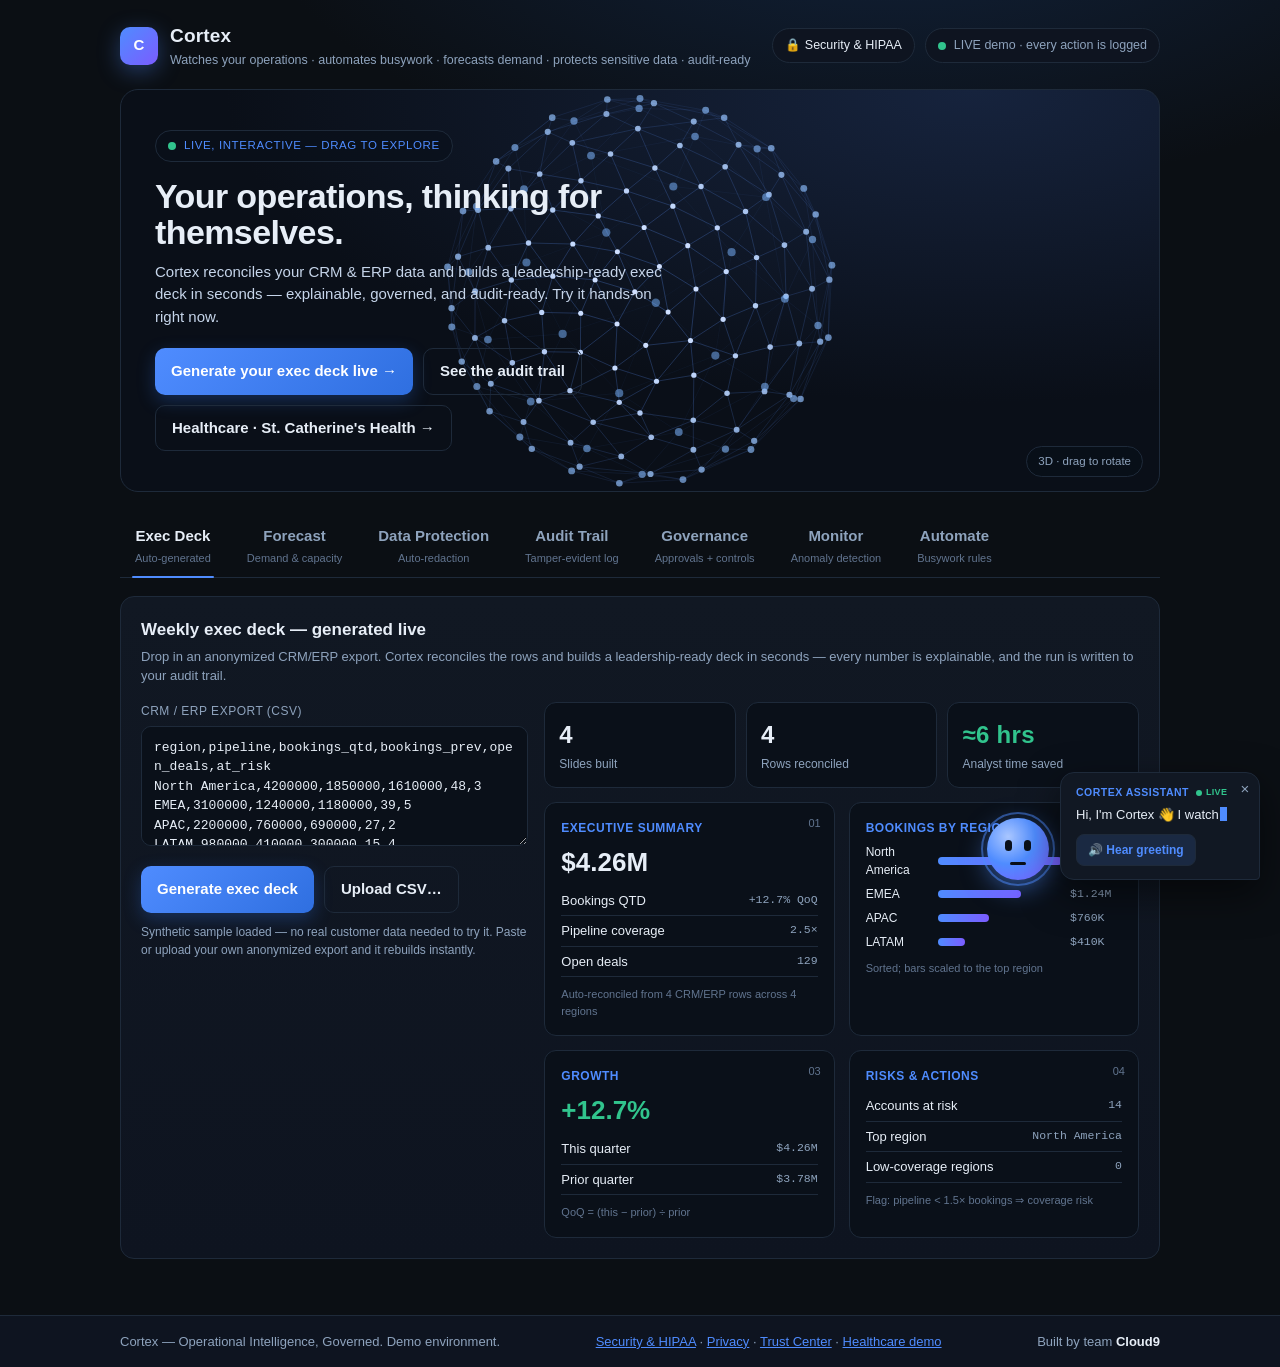
<file: index.html>
<!doctype html>
<html lang="en">
<head>
<meta charset="utf-8" />
<meta name="viewport" content="width=device-width, initial-scale=1" />
<title>Cortex — Operational Intelligence, Governed</title>
<style>
  :root{
    --bg:#0b0f14; --panel:#111823; --panel2:#0e1420; --line:#1e2a3a;
    --ink:#e7eef7; --mut:#8ea3bd; --mut2:#61748f;
    --accent:#4f8cff; --accent2:#2f6fe0; --good:#31c48d; --warn:#f0a53e; --bad:#f0616d;
    --radius:14px;
  }
  *{box-sizing:border-box}
  body{margin:0;background:radial-gradient(1200px 600px at 70% -10%,#12243f 0%,var(--bg) 55%);
    color:var(--ink);font:15px/1.5 -apple-system,BlinkMacSystemFont,"Segoe UI",Roboto,Inter,Helvetica,Arial,sans-serif;
    -webkit-font-smoothing:antialiased;min-height:100vh;display:flex;flex-direction:column}
  a{color:var(--accent)}
  .wrap{max-width:1080px;margin:0 auto;padding:22px 20px 40px;width:100%}
  header.top{display:flex;align-items:center;justify-content:space-between;gap:16px;flex-wrap:wrap}
  .brand{display:flex;align-items:center;gap:12px}
  .logo{width:38px;height:38px;border-radius:10px;background:linear-gradient(135deg,#4f8cff,#7b5cff);
    display:grid;place-items:center;font-weight:800;color:#fff;box-shadow:0 6px 22px rgba(79,140,255,.35)}
  .brand h1{font-size:19px;margin:0;letter-spacing:.2px}
  .brand p{margin:0;color:var(--mut);font-size:12.5px}
  .live{display:flex;align-items:center;gap:8px;color:var(--mut);font-size:12.5px;
    border:1px solid var(--line);padding:7px 12px;border-radius:999px;background:var(--panel2)}
  .dot{width:8px;height:8px;border-radius:50%;background:var(--good);box-shadow:0 0 0 0 rgba(49,196,141,.6);animation:pulse 2s infinite}
  @keyframes pulse{0%{box-shadow:0 0 0 0 rgba(49,196,141,.5)}70%{box-shadow:0 0 0 8px rgba(49,196,141,0)}100%{box-shadow:0 0 0 0 rgba(49,196,141,0)}}

  .tabs{display:flex;gap:6px;margin:22px 0 18px;flex-wrap:wrap;border-bottom:1px solid var(--line);padding-bottom:0}
  .tab{appearance:none;background:transparent;border:0;color:var(--mut);font:inherit;font-weight:600;
    padding:11px 15px;border-radius:10px 10px 0 0;cursor:pointer;position:relative}
  .tab:hover{color:var(--ink)}
  .tab.active{color:var(--ink)}
  .tab.active::after{content:"";position:absolute;left:12px;right:12px;bottom:-1px;height:2px;background:var(--accent);border-radius:2px}
  .tab small{display:block;font-weight:500;color:var(--mut2);font-size:11px;margin-top:2px}

  .panel{background:linear-gradient(180deg,var(--panel),var(--panel2));border:1px solid var(--line);
    border-radius:var(--radius);padding:20px;margin-bottom:16px}
  .panel h2{margin:0 0 4px;font-size:17px}
  .panel .sub{color:var(--mut);font-size:13px;margin:0 0 16px}
  .row{display:flex;gap:16px;flex-wrap:wrap}
  .col{flex:1 1 320px;min-width:0}
  label{display:block;font-size:12px;color:var(--mut);margin:0 0 6px;text-transform:uppercase;letter-spacing:.5px}
  textarea,input,select{width:100%;background:#0a1019;border:1px solid var(--line);color:var(--ink);
    border-radius:10px;padding:11px 12px;font:13px/1.5 ui-monospace,SFMono-Regular,Menlo,Consolas,monospace}
  textarea{min-height:120px;resize:vertical}
  .btn{appearance:none;border:0;border-radius:10px;padding:11px 16px;font:inherit;font-weight:700;cursor:pointer;
    background:linear-gradient(135deg,var(--accent),var(--accent2));color:#fff;box-shadow:0 6px 18px rgba(47,111,224,.3)}
  .btn:hover{filter:brightness(1.06)}
  .btn.ghost{background:transparent;border:1px solid var(--line);color:var(--ink);box-shadow:none}
  .btn.ghost:hover{border-color:var(--accent)}
  .btnbar{display:flex;gap:10px;flex-wrap:wrap;margin-top:14px}

  .stat{display:flex;gap:10px;flex-wrap:wrap}
  .kpi{flex:1 1 140px;background:#0a1019;border:1px solid var(--line);border-radius:12px;padding:14px}
  .kpi .n{font-size:24px;font-weight:800;letter-spacing:.3px}
  .kpi .l{color:var(--mut);font-size:12px;margin-top:2px}
  .kpi.good .n{color:var(--good)} .kpi.warn .n{color:var(--warn)} .kpi.bad .n{color:var(--bad)}

  pre.out{background:#0a1019;border:1px solid var(--line);border-radius:10px;padding:12px;overflow:auto;
    white-space:pre-wrap;word-break:break-word;font:12.5px/1.55 ui-monospace,Menlo,Consolas,monospace;color:#cfe0f5;max-height:260px}
  .mask{color:var(--warn);background:rgba(240,165,62,.12);border-radius:4px;padding:0 3px}

  table{width:100%;border-collapse:collapse;font-size:12.5px}
  th,td{text-align:left;padding:9px 10px;border-bottom:1px solid var(--line);vertical-align:top}
  th{color:var(--mut);font-weight:600;text-transform:uppercase;letter-spacing:.5px;font-size:11px;position:sticky;top:0;background:var(--panel2)}
  td.mono,.mono{font-family:ui-monospace,Menlo,Consolas,monospace;font-size:11.5px;color:var(--mut)}
  .tablewrap{overflow:auto;max-height:340px;border:1px solid var(--line);border-radius:10px}
  .badge{display:inline-block;font-size:11px;font-weight:700;padding:2px 8px;border-radius:999px}
  .badge.ok{background:rgba(49,196,141,.15);color:var(--good)}
  .badge.warn{background:rgba(240,165,62,.15);color:var(--warn)}
  .badge.bad{background:rgba(240,97,109,.15);color:var(--bad)}

  .chartwrap{background:#0a1019;border:1px solid var(--line);border-radius:12px;padding:8px}
  svg{width:100%;height:auto;display:block}
  .legend{display:flex;gap:16px;flex-wrap:wrap;color:var(--mut);font-size:12px;margin-top:8px}
  .swatch{display:inline-block;width:22px;height:3px;border-radius:2px;vertical-align:middle;margin-right:6px}

  .rule{display:flex;align-items:center;gap:12px;justify-content:space-between;background:#0a1019;
    border:1px solid var(--line);border-radius:10px;padding:12px 14px;margin-bottom:10px}
  .rule .r{color:var(--mut);font-size:12.5px}
  .switch{position:relative;width:44px;height:24px;flex:none}
  .switch input{opacity:0;width:0;height:0}
  .slider{position:absolute;inset:0;background:#26344a;border-radius:999px;cursor:pointer;transition:.2s}
  .slider::before{content:"";position:absolute;width:18px;height:18px;left:3px;top:3px;background:#fff;border-radius:50%;transition:.2s}
  .switch input:checked + .slider{background:var(--accent)}
  .switch input:checked + .slider::before{transform:translateX(20px)}

  footer{margin-top:auto;border-top:1px solid var(--line);background:var(--panel2)}
  footer .wrap{padding:16px 20px;display:flex;align-items:center;justify-content:space-between;gap:12px;flex-wrap:wrap;color:var(--mut);font-size:13px}
  .teamtag{font-weight:800;color:var(--ink)}
  .hide{display:none}
  .note{color:var(--mut);font-size:12px;margin-top:10px}

  /* 3D interactive hero */
  .hero{position:relative;border:1px solid var(--line);border-radius:18px;overflow:hidden;margin:20px 0 6px;
    min-height:360px;background:radial-gradient(120% 130% at 82% 0%,#16233d 0%,#0a0f18 60%)}
  .hero canvas{position:absolute;inset:0;width:100%;height:100%;display:block;cursor:grab;touch-action:none}
  .hero canvas:active{cursor:grabbing}
  .hero .heroin{position:relative;z-index:2;padding:40px 34px;max-width:640px;pointer-events:none}
  .hero .heroin>*{pointer-events:auto}
  .eyebrow{display:inline-flex;align-items:center;gap:8px;font-size:11.5px;letter-spacing:.6px;text-transform:uppercase;
    color:var(--accent);border:1px solid var(--line);background:rgba(9,15,25,.6);padding:6px 12px;border-radius:999px}
  .hero h2{font-size:34px;line-height:1.08;margin:16px 0 10px;letter-spacing:-.6px}
  .hero p.lead{color:#c6d5ea;font-size:15px;margin:0 0 20px;max-width:520px}
  .hero .cta{display:flex;gap:10px;flex-wrap:wrap}
  .hint3d{position:absolute;right:16px;bottom:14px;z-index:2;color:var(--mut);font-size:11.5px;background:rgba(9,15,25,.55);
    border:1px solid var(--line);padding:6px 11px;border-radius:999px;pointer-events:none}

  /* generated exec deck */
  .deck{display:grid;grid-template-columns:repeat(auto-fill,minmax(220px,1fr));gap:14px;margin-top:14px}
  .slide{background:#0a1019;border:1px solid var(--line);border-radius:12px;padding:16px;min-height:150px;position:relative}
  .slide .sn{position:absolute;top:12px;right:13px;font-size:11px;color:var(--mut2)}
  .slide h4{margin:0 0 6px;font-size:12px;color:var(--accent);text-transform:uppercase;letter-spacing:.5px}
  .slide .big{font-size:26px;font-weight:800;margin:4px 0}
  .slide .li{display:flex;justify-content:space-between;gap:10px;font-size:13px;padding:5px 0;border-bottom:1px solid var(--line)}
  .slide .li:last-of-type{border-bottom:0}
  .slide .why{color:var(--mut2);font-size:11px;margin-top:9px}
  .barrow{display:grid;grid-template-columns:64px 1fr 52px;align-items:center;gap:8px;font-size:12px;margin:6px 0}
  .barrow .bar{height:8px;border-radius:4px;background:linear-gradient(90deg,var(--accent),#7b5cff)}

  /* governance / approval queue */
  .approw{display:flex;gap:12px;align-items:flex-start;justify-content:space-between;background:#0a1019;border:1px solid var(--line);border-radius:12px;padding:14px 16px;margin-bottom:10px}
  .approw .meta{min-width:0}
  .approw .act{font-size:14px;font-weight:600;margin-bottom:4px}
  .approw .r{color:var(--mut);font-size:12px}
  .approw .btns{display:flex;gap:8px;flex:none}
  .btn.sm{padding:8px 13px;font-size:13px}
  .btn.rej{background:transparent;border:1px solid var(--line);color:var(--bad);box-shadow:none}
  .btn.rej:hover{border-color:var(--bad)}
  .pill{display:inline-block;font-size:10.5px;font-weight:700;padding:2px 8px;border-radius:999px;letter-spacing:.4px;vertical-align:middle}
  .pill.pend{background:rgba(240,165,62,.15);color:var(--warn)}
  .pill.appr{background:rgba(49,196,141,.15);color:var(--good)}
  .pill.rejd{background:rgba(240,97,109,.15);color:var(--bad)}
  .pill.risk{background:rgba(123,92,255,.16);color:#b9a5ff;margin-right:6px}
  .ctrlbar{display:flex;gap:10px;flex-wrap:wrap;margin:0 0 16px}
  .ctrl{flex:1 1 180px;background:#0a1019;border:1px solid var(--line);border-radius:10px;padding:12px 14px}
  .ctrl .h{font-size:12px;color:var(--good);font-weight:700;margin-bottom:2px}
  .ctrl .d{font-size:12px;color:var(--mut)}

  /* avatar greeter */
  .ava{position:fixed;right:20px;bottom:20px;z-index:60;display:flex;align-items:flex-end;gap:11px;max-width:min(360px,92vw);animation:avain .55s cubic-bezier(.2,.8,.2,1) both}
  @keyframes avain{from{opacity:0;transform:translateY(22px) scale(.9)}to{opacity:1;transform:none}}
  .ava.hidden{display:none}
  .ava .orb{width:62px;height:62px;border-radius:50%;flex:none;cursor:pointer;position:relative;
    background:radial-gradient(circle at 34% 30%,#a9c6ff,#4f8cff 46%,#7b5cff);box-shadow:0 8px 26px rgba(79,140,255,.55);
    animation:wave 1.1s ease-in-out 3}
  @keyframes wave{0%,100%{transform:rotate(0)}25%{transform:rotate(-9deg)}75%{transform:rotate(9deg)}}
  .ava .orb::after{content:"";position:absolute;inset:-6px;border-radius:50%;border:2px solid rgba(79,140,255,.5);animation:pulse2 2s infinite}
  @keyframes pulse2{0%{transform:scale(1);opacity:.75}70%{transform:scale(1.32);opacity:0}100%{opacity:0}}
  .ava .orb .eye{position:absolute;top:22px;width:7px;height:11px;border-radius:4px;background:#0a1019;animation:blink 3.2s infinite}
  .ava .orb .eye.l{left:18px}.ava .orb .eye.r{right:18px}
  @keyframes blink{0%,92%,100%{transform:scaleY(1)}96%{transform:scaleY(.1)}}
  .ava .orb .mouth{position:absolute;bottom:15px;left:50%;transform:translateX(-50%);width:16px;height:3px;border-radius:3px;background:#0a1019}
  .ava .orb.speaking .mouth{animation:talkmouth .26s ease-in-out infinite alternate}
  @keyframes talkmouth{from{height:3px;width:16px}to{height:11px;width:12px}}
  .ava .bubble{background:var(--panel);border:1px solid var(--line);border-radius:14px 14px 4px 14px;padding:12px 32px 13px 15px;position:relative;box-shadow:0 14px 38px rgba(0,0,0,.5)}
  .ava .bubble .who{font-size:10.5px;color:var(--accent);font-weight:700;letter-spacing:.5px;margin-bottom:4px;display:flex;align-items:center;gap:7px}
  .ava .bubble .livedot{color:var(--good);font-size:9px;letter-spacing:.3px;display:inline-flex;align-items:center;gap:4px}
  .ava .bubble .livedot::before{content:"";width:6px;height:6px;border-radius:50%;background:var(--good);animation:pulse 1.6s infinite}
  .ava .bubble .msg{font-size:13px;line-height:1.5;color:var(--ink);min-height:18px}
  .ava .bubble .x{position:absolute;top:6px;right:8px;color:var(--mut);cursor:pointer;font-size:15px;line-height:1;border:0;background:none;padding:2px}
  .ava .bubble .x:hover{color:var(--ink)}
  .ava .bubble .hearbtn{margin-top:10px;background:rgba(79,140,255,.14);border:1px solid var(--line);color:var(--accent);
    border-radius:8px;padding:6px 11px;font:inherit;font-size:12px;font-weight:600;cursor:pointer}
  .ava .bubble .hearbtn:hover{border-color:var(--accent)}
  .ava .cur{display:inline-block;width:7px;height:14px;background:var(--accent);vertical-align:-2px;margin-left:1px;animation:caret 1s steps(1) infinite}
  @keyframes caret{50%{opacity:0}}

  @media (max-width:560px){.brand h1{font-size:17px}.tab{padding:9px 11px}.hero h2{font-size:26px}.hero .heroin{padding:26px 20px}.ava{right:12px;bottom:12px}}
</style>
</head>
<body>
<div class="wrap">
  <header class="top">
    <div class="brand">
      <div class="logo">C</div>
      <div>
        <h1>Cortex</h1>
        <p>Watches your operations · automates busywork · forecasts demand · protects sensitive data · audit-ready</p>
      </div>
    </div>
    <div style="display:flex;align-items:center;gap:10px;flex-wrap:wrap">
      <a href="security.html" style="color:var(--ink);text-decoration:none;font-size:12.5px;border:1px solid var(--line);padding:7px 12px;border-radius:999px;background:var(--panel2)">🔒 Security &amp; HIPAA</a>
      <div class="live"><span class="dot"></span> LIVE demo · every action is logged</div>
    </div>
  </header>

  <!-- 3D INTERACTIVE HERO (Cortex neural core) -->
  <section class="hero">
    <canvas id="cortex3d"></canvas>
    <div class="heroin">
      <span class="eyebrow"><span class="dot"></span> Live, interactive — drag to explore</span>
      <h2>Your operations, thinking for themselves.</h2>
      <p class="lead">Cortex reconciles your CRM &amp; ERP data and builds a leadership-ready exec deck in seconds — explainable, governed, and audit-ready. Try it hands-on right now.</p>
      <div class="cta">
        <button class="btn" onclick="showTab('execdeck');document.getElementById('execdeck').scrollIntoView({behavior:'smooth',block:'start'})">Generate your exec deck live →</button>
        <button class="btn ghost" onclick="showTab('audit');document.getElementById('audit').scrollIntoView({behavior:'smooth',block:'start'})">See the audit trail</button>
        <a class="btn ghost" href="cloud9_health.html" style="text-decoration:none;display:inline-flex;align-items:center">Healthcare · St. Catherine's Health →</a>
      </div>
    </div>
    <div class="hint3d">3D · drag to rotate</div>
  </section>

  <nav class="tabs" id="tabs">
    <button class="tab active" data-tab="execdeck">Exec Deck<small>Auto-generated</small></button>
    <button class="tab" data-tab="forecast">Forecast<small>Demand &amp; capacity</small></button>
    <button class="tab" data-tab="redact">Data Protection<small>Auto-redaction</small></button>
    <button class="tab" data-tab="audit">Audit Trail<small>Tamper-evident log</small></button>
    <button class="tab" data-tab="governance">Governance<small>Approvals + controls</small></button>
    <button class="tab" data-tab="monitor">Monitor<small>Anomaly detection</small></button>
    <button class="tab" data-tab="automate">Automate<small>Busywork rules</small></button>
  </nav>

  <!-- EXEC DECK -->
  <section id="execdeck">
    <div class="panel">
      <h2>Weekly exec deck — generated live</h2>
      <p class="sub">Drop in an anonymized CRM/ERP export. Cortex reconciles the rows and builds a leadership-ready deck in seconds — every number is explainable, and the run is written to your audit trail.</p>
      <div class="row">
        <div class="col" style="flex:1 1 300px">
          <label for="csvin">CRM / ERP export (CSV)</label>
          <textarea id="csvin">region,pipeline,bookings_qtd,bookings_prev,open_deals,at_risk
North America,4200000,1850000,1610000,48,3
EMEA,3100000,1240000,1180000,39,5
APAC,2200000,760000,690000,27,2
LATAM,980000,410000,300000,15,4</textarea>
          <div class="btnbar">
            <button class="btn" onclick="genDeck()">Generate exec deck</button>
            <button class="btn ghost" onclick="document.getElementById('csvfile').click()">Upload CSV…</button>
            <input id="csvfile" type="file" accept=".csv,text/csv" class="hide" onchange="loadCsvFile(this)">
          </div>
          <p class="note">Synthetic sample loaded — no real customer data needed to try it. Paste or upload your own anonymized export and it rebuilds instantly.</p>
        </div>
        <div class="col" style="flex:2 1 420px">
          <div class="stat" id="deckkpi"></div>
          <div class="deck" id="deckout"></div>
        </div>
      </div>
    </div>
  </section>

  <!-- FORECAST -->
  <section id="forecast" class="hide">
    <div class="panel">
      <h2>Demand forecast</h2>
      <p class="sub">Paste a series of daily numbers (orders, tickets, load). Cortex projects the next 7 periods and flags where you'll run short. Try it on your own numbers.</p>
      <div class="row">
        <div class="col">
          <label for="fdata">Historical series (comma / space / newline separated)</label>
          <textarea id="fdata">120 132 128 141 155 149 162 170 168 181 176 190 205 198 212 220 215 231 228 244</textarea>
          <div class="btnbar">
            <button class="btn" onclick="runForecast()">Run forecast</button>
            <button class="btn ghost" onclick="loadSample('seasonal')">Load seasonal sample</button>
            <button class="btn ghost" onclick="loadSample('flat')">Load flat sample</button>
          </div>
          <p class="note">No data leaves your browser. This run is recorded on the Audit Trail.</p>
        </div>
        <div class="col">
          <div class="stat" id="fkpi"></div>
          <div class="chartwrap" style="margin-top:12px"><div id="fchart"></div></div>
          <div class="legend">
            <span><span class="swatch" style="background:var(--accent)"></span>Actual</span>
            <span><span class="swatch" style="background:var(--good)"></span>Forecast</span>
            <span><span class="swatch" style="background:#2a3a52"></span>Confidence band</span>
          </div>
        </div>
      </div>
    </div>
  </section>

  <!-- REDACT -->
  <section id="redact" class="hide">
    <div class="panel">
      <h2>Sensitive-data protection</h2>
      <p class="sub">Cortex scans free text before it's stored, shared, or sent to any model, and masks regulated identifiers. It records <em>that</em> redaction happened — never the raw value. Only the identifier is replaced; surrounding context is preserved.</p>
      <p class="sub">PHI is encrypted in transit (TLS 1.3) and at rest (AES-256-GCM, per-tenant keys), and Cortex operates as a HIPAA Business Associate under a signed BAA. Customer data is never used to train models. <a href="security.html">Read the full security, HIPAA &amp; BAA details →</a></p>
      <div class="row">
        <div class="col">
          <label for="rdata">Paste text (customer note, ticket, export)</label>
          <textarea id="rdata">Customer Jane Doe, SSN 431-22-9087, called about card 4539 8712 3344 9021.
Account 100294837721 flagged. Reach her at jane.doe@example.com or 415-555-0142.
Wire ref IBAN GB29 NWBK 6016 1331 9268 19 pending review.</textarea>
          <div class="btnbar">
            <button class="btn" onclick="runRedact()">Redact &amp; protect</button>
            <button class="btn ghost" onclick="document.getElementById('rout').textContent='';document.getElementById('rkpi').innerHTML=''">Clear</button>
          </div>
        </div>
        <div class="col">
          <div class="stat" id="rkpi"></div>
          <label style="margin-top:12px">Protected output</label>
          <pre class="out" id="rout">Run redaction to see protected output…</pre>
          <p class="note">Detects: SSN · card / PAN · account numbers · IBAN · email · phone.</p>
        </div>
      </div>
    </div>
  </section>

  <!-- AUDIT -->
  <section id="audit" class="hide">
    <div class="panel">
      <h2>Tamper-evident audit trail</h2>
      <p class="sub">Every action across Cortex writes an append-only, hash-chained entry. Change one row and the chain breaks — click <strong>Verify integrity</strong> to prove it. Export for your auditors anytime.</p>
      <div class="stat" id="akpi"></div>
      <div class="btnbar">
        <button class="btn" onclick="verifyChain()">Verify integrity</button>
        <button class="btn ghost" onclick="exportAudit('csv')">Export CSV</button>
        <button class="btn ghost" onclick="exportAudit('json')">Export JSON</button>
        <button class="btn ghost" onclick="tamperDemo()">Simulate tampering</button>
        <button class="btn ghost" onclick="clearAudit()">Reset log</button>
      </div>
      <div class="tablewrap" style="margin-top:14px">
        <table>
          <thead><tr><th>#</th><th>Timestamp (UTC)</th><th>Actor</th><th>Action</th><th>Detail</th><th>Entry hash</th></tr></thead>
          <tbody id="atable"></tbody>
        </table>
      </div>
      <p class="note">Hash chain: each entry's hash covers the previous entry's hash, so history cannot be edited silently.</p>
    </div>
  </section>

  <!-- GOVERNANCE (human-in-the-loop approval console) -->
  <section id="governance" class="hide">
    <div class="panel">
      <h2>Governance console — human-in-the-loop</h2>
      <p class="sub">Cortex never acts on its own. Every AI-proposed action is queued for a human to approve or reject, and each decision is written to the tamper-evident audit trail — end to end.</p>
      <div class="ctrlbar">
        <div class="ctrl"><div class="h">Human approval gate</div><div class="d">Nothing executes until a person approves it.</div></div>
        <div class="ctrl"><div class="h">In-browser processing</div><div class="d">Data stays on your device — nothing leaves.</div></div>
        <div class="ctrl"><div class="h">Tamper-evident log</div><div class="d">Hash-chained; verify it on the Audit tab.</div></div>
      </div>
      <div class="stat" id="govkpi"></div>
      <div id="appqueue" style="margin-top:14px"></div>
      <div class="btnbar">
        <button class="btn ghost" onclick="showTab('audit');document.getElementById('audit').scrollIntoView({behavior:'smooth',block:'start'})">Open full audit trail →</button>
        <button class="btn ghost" onclick="resetQueue()">Reset queue</button>
      </div>
      <label style="margin-top:18px">Recent audit entries (live)</label>
      <div class="tablewrap">
        <table><thead><tr><th>#</th><th>Timestamp (UTC)</th><th>Action</th><th>Detail</th></tr></thead><tbody id="govaudit"></tbody></table>
      </div>
    </div>
  </section>

  <!-- MONITOR -->
  <section id="monitor" class="hide">
    <div class="panel">
      <h2>Operational monitoring</h2>
      <p class="sub">Cortex watches live signals and flags anomalies beyond expected range. Click scan to evaluate the current window.</p>
      <div class="stat" id="mkpi"></div>
      <div class="btnbar"><button class="btn" onclick="scanMonitor()">Run anomaly scan</button></div>
      <div class="tablewrap" style="margin-top:14px">
        <table>
          <thead><tr><th>Signal</th><th>Current</th><th>Expected</th><th>Status</th></tr></thead>
          <tbody id="mtable"></tbody>
        </table>
      </div>
    </div>
  </section>

  <!-- AUTOMATE -->
  <section id="automate" class="hide">
    <div class="panel">
      <h2>Automate the busywork</h2>
      <p class="sub">Turn on rules and let Cortex act. Each action it takes is logged to the audit trail — nothing happens off the record.</p>
      <div id="rules"></div>
      <div class="btnbar"><button class="btn" onclick="runAutomations()">Run enabled rules now</button></div>
      <pre class="out" id="autout" style="margin-top:14px">Enable rules, then run…</pre>
    </div>
  </section>
</div>

<footer>
  <div class="wrap">
    <div>Cortex — Operational Intelligence, Governed. Demo environment.</div>
    <div><a href="security.html">Security &amp; HIPAA</a> · <a href="privacy/">Privacy</a> · <a href="trust/">Trust Center</a> · <a href="cloud9_health.html">Healthcare demo</a></div>
    <div>Built by team <span class="teamtag">Cloud9</span></div>
  </div>
</footer>

<!-- AVATAR GREETER -->
<div class="ava" id="ava">
  <div class="orb" id="avaorb" title="Click to hear me"><span class="eye l"></span><span class="eye r"></span><span class="mouth"></span></div>
  <div class="bubble">
    <button class="x" onclick="document.getElementById('ava').classList.add('hidden')" aria-label="Dismiss">×</button>
    <div class="who">CORTEX ASSISTANT <span class="livedot">LIVE</span></div>
    <div class="msg" id="avamsg"></div>
    <button class="hearbtn" id="avahear">🔊 Hear greeting</button>
  </div>
</div>

<script>
/* ---------- tiny hash (cyrb53) ---------- */
function cyrb53(str, seed=0){let h1=0xdeadbeef^seed,h2=0x41c6ce57^seed;
  for(let i=0,ch;i<str.length;i++){ch=str.charCodeAt(i);h1=Math.imul(h1^ch,2654435761);h2=Math.imul(h2^ch,1597334677);}
  h1=Math.imul(h1^(h1>>>16),2246822507)^Math.imul(h2^(h2>>>13),3266489909);
  h2=Math.imul(h2^(h2>>>16),2246822507)^Math.imul(h1^(h1>>>13),3266489909);
  return (4294967296*(2097151&h2)+(h1>>>0)).toString(16).padStart(12,'0');}

/* ---------- audit trail (hash-chained, persisted) ---------- */
const LS='cortex_audit_v1';
let audit=[];
try{audit=JSON.parse(localStorage.getItem(LS))||[]}catch(e){audit=[]}

function ts(){ // deterministic-ish readable UTC string
  const d=new Date();return d.toISOString().replace('T',' ').replace('Z',' UTC').slice(0,23)+' UTC';
}
function logEvent(action, detail){
  const prev=audit.length?audit[audit.length-1].hash:'GENESIS';
  const seq=audit.length+1;
  const t=ts();
  const actor='demo@cloud9';
  const hash=cyrb53(seq+'|'+t+'|'+actor+'|'+action+'|'+detail+'|'+prev);
  audit.push({seq,ts:t,actor,action,detail,prev,hash});
  localStorage.setItem(LS,JSON.stringify(audit));
  renderAudit();
}
function renderAudit(){
  const tb=document.getElementById('atable');
  tb.innerHTML=audit.slice().reverse().map(e=>
    `<tr><td>${e.seq}</td><td class="mono">${e.ts}</td><td class="mono">${e.actor}</td>
     <td>${e.action}</td><td>${escapeHtml(e.detail)}</td><td class="mono">${e.hash}</td></tr>`).join('')
    || `<tr><td colspan="6" style="color:var(--mut)">No events yet — use any tab and actions appear here.</td></tr>`;
  document.getElementById('akpi').innerHTML=
    kpi(audit.length,'Logged events')+kpi('SHA-chain','Integrity model','good')+kpi(audit.length?audit[audit.length-1].hash.slice(0,10):'—','Head hash');
  if(typeof renderGovAudit==='function')renderGovAudit();
}
function verifyChain(){
  let ok=true,prev='GENESIS',brokenAt=null;
  for(const e of audit){
    const h=cyrb53(e.seq+'|'+e.ts+'|'+e.actor+'|'+e.action+'|'+e.detail+'|'+prev);
    if(h!==e.hash||prev!==e.prev){ok=false;brokenAt=e.seq;break;}
    prev=e.hash;
  }
  const box=document.getElementById('akpi');
  box.innerHTML = ok
    ? kpi('VERIFIED','All '+audit.length+' entries intact','good')+kpi('0','Broken links','good')+kpi(audit.length?audit[audit.length-1].hash.slice(0,10):'—','Head hash')
    : kpi('BROKEN','Chain fails at #'+brokenAt,'bad')+kpi('1+','Broken links','bad')+kpi('AUDIT','Investigate','warn');
  logEvent('audit.verify', ok?'Integrity check passed':'Integrity check FAILED at #'+brokenAt);
}
function tamperDemo(){
  if(!audit.length){alert('Log is empty — generate some events first.');return;}
  const i=Math.floor(audit.length/2);
  audit[i].detail = audit[i].detail+' [ALTERED]';
  localStorage.setItem(LS,JSON.stringify(audit));renderAudit();
  alert('Row #'+audit[i].seq+' was altered directly in storage. Now click "Verify integrity" — the chain will catch it.');
}
function exportAudit(fmt){
  let blob,name;
  if(fmt==='json'){blob=new Blob([JSON.stringify(audit,null,2)],{type:'application/json'});name='cortex-audit.json';}
  else{const head='seq,timestamp,actor,action,detail,prev_hash,hash\n';
    const rows=audit.map(e=>[e.seq,e.ts,e.actor,e.action,'"'+String(e.detail).replace(/"/g,'""')+'"',e.prev,e.hash].join(',')).join('\n');
    blob=new Blob([head+rows],{type:'text/csv'});name='cortex-audit.csv';}
  const u=URL.createObjectURL(blob);const a=document.createElement('a');a.href=u;a.download=name;a.click();URL.revokeObjectURL(u);
  logEvent('audit.export','Exported '+audit.length+' entries as '+fmt.toUpperCase());
}
function clearAudit(){audit=[];localStorage.setItem(LS,JSON.stringify(audit));renderAudit();}

/* ---------- forecast ---------- */
function parseNums(s){return (s.match(/-?\d+(\.\d+)?/g)||[]).map(Number);}
function movingAvg(a,w){const o=[];for(let i=0;i<a.length;i++){const s=a.slice(Math.max(0,i-w+1),i+1);o.push(s.reduce((x,y)=>x+y,0)/s.length);}return o;}
function runForecast(){
  const data=parseNums(document.getElementById('fdata').value);
  if(data.length<4){alert('Enter at least 4 numbers.');return;}
  const w=Math.max(3,Math.round(data.length/6));
  const ma=movingAvg(data,w);
  // trend = avg step of last third
  const tail=data.slice(-Math.max(3,Math.round(data.length/3)));
  let steps=[];for(let i=1;i<tail.length;i++)steps.push(tail[i]-tail[i-1]);
  const trend=steps.reduce((a,b)=>a+b,0)/steps.length;
  const horizon=7;const last=ma[ma.length-1];
  const fc=[];for(let i=1;i<=horizon;i++)fc.push(last+trend*i);
  const resid=Math.sqrt(data.reduce((s,v,i)=>s+Math.pow(v-ma[i],2),0)/data.length);
  const band=Math.max(resid,Math.abs(trend))*1.5;
  drawForecast(data,fc,band);
  const next=Math.round(fc[0]),peak=Math.round(Math.max(...fc)),chg=((fc[horizon-1]-data[data.length-1])/data[data.length-1]*100);
  document.getElementById('fkpi').innerHTML=
    kpi(next,'Next period','')+kpi(peak,'7-period peak','')+kpi((chg>=0?'+':'')+chg.toFixed(1)+'%','Projected change',chg>=0?'good':'warn');
  logEvent('forecast.run','series n='+data.length+', horizon='+horizon+', next≈'+next+', 7d Δ '+chg.toFixed(1)+'%');
}
function drawForecast(data,fc,band){
  const W=520,H=240,pad=28;
  const all=data.concat(fc).concat(fc.map(v=>v+band)).concat(fc.map(v=>v-band));
  const mn=Math.min(...all),mx=Math.max(...all);const n=data.length+fc.length;
  const x=i=>pad+(i/(n-1))*(W-2*pad);
  const y=v=>H-pad-((v-mn)/((mx-mn)||1))*(H-2*pad);
  const aLine=data.map((v,i)=>`${i?'L':'M'}${x(i).toFixed(1)},${y(v).toFixed(1)}`).join(' ');
  const startI=data.length-1;
  const fLine=[data[startI]].concat(fc).map((v,i)=>`${i?'L':'M'}${x(startI+i).toFixed(1)},${y(v).toFixed(1)}`).join(' ');
  const bandTop=fc.map((v,i)=>`${i?'L':'M'}${x(startI+1+i).toFixed(1)},${y(v+band).toFixed(1)}`).join(' ');
  const bandBot=fc.slice().reverse().map((v,i)=>`L${x(n-1-i).toFixed(1)},${y(v-band).toFixed(1)}`).join(' ');
  document.getElementById('fchart').innerHTML=
   `<svg viewBox="0 0 ${W} ${H}" role="img" aria-label="forecast chart">
      <path d="${bandTop} ${bandBot} Z" fill="#2a3a52" opacity=".5"/>
      <path d="${aLine}" fill="none" stroke="var(--accent)" stroke-width="2.5"/>
      <path d="${fLine}" fill="none" stroke="var(--good)" stroke-width="2.5" stroke-dasharray="6 5"/>
      <line x1="${x(startI)}" y1="${pad-6}" x2="${x(startI)}" y2="${H-pad}" stroke="#31405a" stroke-dasharray="3 4"/>
    </svg>`;
}
function loadSample(k){
  const s=k==='seasonal'
    ? '80 95 130 160 140 110 90 100 120 165 195 170 130 105 118 140 175 210 185 145'
    : '200 198 202 199 201 200 203 198 200 201 199 202 200 198 201 200 199 202 200 201';
  document.getElementById('fdata').value=s;runForecast();
}

/* ---------- redaction ---------- */
function runRedact(){
  let text=document.getElementById('rdata').value;
  const counts={};
  // Order matters: identifiers with letters/format first, generic digit runs last.
  const rules=[
    ['SSN',/\b\d{3}-\d{2}-\d{4}\b/g],
    ['IBAN',/\b[A-Z]{2}\d{2}(?:[ ]?[A-Z0-9]{2,4}){2,7}\b/g],
    ['Email',/\b[\w.+-]+@[\w-]+\.[\w.-]+\b/g],
    ['Phone',/(?:\+?\d{1,2}[ -])?\(?\d{3}\)?[ -]\d{3}[ -]\d{4}\b/g],
    ['Card',/\b(?:\d[ -]?){13,19}\b/g],
    ['Account',/\b\d{7,12}\b/g],
  ];
  for(const [name,re] of rules){
    text=text.replace(re,(m)=>{
      counts[name]=(counts[name]||0)+1;
      return `<span class="mask">[${name} REDACTED]</span>`;
    });
  }
  document.getElementById('rout').innerHTML=text.replace(/\n/g,'<br>');
  const total=Object.values(counts).reduce((a,b)=>a+b,0);
  const parts=Object.entries(counts).map(([k,v])=>`${v}×${k}`).join(' · ')||'none';
  document.getElementById('rkpi').innerHTML=
    kpi(total,'Values protected',total?'good':'')+kpi(Object.keys(counts).length,'Categories')+kpi('0','Leaked to storage','good');
  logEvent('redact.run','protected '+total+' value(s): '+parts+' (raw values never logged)');
}

/* ---------- monitor ---------- */
const signals=[
  {name:'Order queue depth',cur:1180,lo:400,hi:1000,unit:''},
  {name:'API p95 latency',cur:210,lo:80,hi:300,unit:'ms'},
  {name:'Failed logins / min',cur:64,lo:0,hi:25,unit:''},
  {name:'Inventory cover',cur:11,lo:7,hi:30,unit:'days'},
  {name:'Payment success rate',cur:99.1,lo:98,hi:100,unit:'%'},
];
function scanMonitor(){
  let anomalies=0;
  document.getElementById('mtable').innerHTML=signals.map(s=>{
    const bad=s.cur>s.hi||s.cur<s.lo;if(bad)anomalies++;
    const b=bad?'<span class="badge bad">ANOMALY</span>':'<span class="badge ok">NORMAL</span>';
    return `<tr><td>${s.name}</td><td class="mono">${s.cur}${s.unit}</td><td class="mono">${s.lo}–${s.hi}${s.unit}</td><td>${b}</td></tr>`;
  }).join('');
  document.getElementById('mkpi').innerHTML=
    kpi(signals.length,'Signals watched')+kpi(anomalies,'Anomalies',anomalies?'bad':'good')+kpi('realtime','Scan window');
  logEvent('monitor.scan',anomalies+' anomaly(ies) across '+signals.length+' signals');
}

/* ---------- automate ---------- */
const ruleDefs=[
  {id:'r1',t:'Auto-escalate anomalies to on-call',r:'when Monitor flags an anomaly → open incident',on:true},
  {id:'r2',t:'Redact PII before archiving tickets',r:'when a ticket closes → run Data Protection first',on:true},
  {id:'r3',t:'Weekly demand report to ops',r:'every Monday → run Forecast, email summary',on:false},
];
function renderRules(){
  document.getElementById('rules').innerHTML=ruleDefs.map(d=>
    `<div class="rule"><div><div>${d.t}</div><div class="r">${d.r}</div></div>
     <label class="switch"><input type="checkbox" id="${d.id}" ${d.on?'checked':''}><span class="slider"></span></label></div>`).join('');
}
function runAutomations(){
  const done=ruleDefs.filter(d=>document.getElementById(d.id).checked);
  const out=done.map(d=>'✓ '+d.t+' → executed').join('\n')||'No rules enabled.';
  document.getElementById('autout').textContent=out;
  done.forEach(d=>logEvent('automation.run',d.t));
  if(!done.length)logEvent('automation.run','No rules enabled');
}

/* ---------- exec deck generator (Quantum's named task) ---------- */
function parseCsv(t){
  const lines=t.trim().split(/\r?\n/).filter(l=>l.trim());
  if(!lines.length)return [];
  const head=lines.shift().split(',').map(s=>s.trim());
  return lines.map(l=>{const c=l.split(',');const o={};head.forEach((h,i)=>o[h]=(c[i]||'').trim());return o;});
}
function money(n){n=+n||0;const a=Math.abs(n);if(a>=1e6)return '$'+(n/1e6).toFixed(2)+'M';if(a>=1e3)return '$'+Math.round(n/1e3)+'K';return '$'+n;}
function num(r,k){return +String(r[k]||'').replace(/[^0-9.-]/g,'')||0;}
function genDeck(){
  let rows;try{rows=parseCsv(document.getElementById('csvin').value);}catch(e){alert('Could not parse CSV.');return;}
  if(!rows.length){alert('No rows found — check the CSV.');return;}
  const tot=rows.reduce((a,r)=>a+num(r,'bookings_qtd'),0);
  const prev=rows.reduce((a,r)=>a+num(r,'bookings_prev'),0);
  const pipe=rows.reduce((a,r)=>a+num(r,'pipeline'),0);
  const deals=rows.reduce((a,r)=>a+num(r,'open_deals'),0);
  const risk=rows.reduce((a,r)=>a+num(r,'at_risk'),0);
  const qoq=prev?((tot-prev)/prev*100):0;
  const cover=tot?(pipe/tot):0;
  const top=rows.slice().sort((a,b)=>num(b,'bookings_qtd')-num(a,'bookings_qtd'))[0];
  const maxB=Math.max(1,...rows.map(r=>num(r,'bookings_qtd')));
  const bars=rows.map(r=>`<div class="barrow"><span>${escapeHtml(r.region||'—')}</span><div class="bar" style="width:${Math.round(num(r,'bookings_qtd')/maxB*100)}%"></div><span class="mono">${money(num(r,'bookings_qtd'))}</span></div>`).join('');
  const gap=rows.filter(r=>num(r,'pipeline')/Math.max(1,num(r,'bookings_qtd'))<1.5).length;
  const slides=[
    `<div class="slide"><span class="sn">01</span><h4>Executive summary</h4>
      <div class="big">${money(tot)}</div>
      <div class="li"><span>Bookings QTD</span><span class="mono">${qoq>=0?'+':''}${qoq.toFixed(1)}% QoQ</span></div>
      <div class="li"><span>Pipeline coverage</span><span class="mono">${cover.toFixed(1)}×</span></div>
      <div class="li"><span>Open deals</span><span class="mono">${deals}</span></div>
      <div class="why">Auto-reconciled from ${rows.length} CRM/ERP rows across ${new Set(rows.map(r=>r.region)).size} regions</div></div>`,
    `<div class="slide"><span class="sn">02</span><h4>Bookings by region</h4>${bars}
      <div class="why">Sorted; bars scaled to the top region</div></div>`,
    `<div class="slide"><span class="sn">03</span><h4>Growth</h4>
      <div class="big" style="color:${qoq>=0?'var(--good)':'var(--warn)'}">${qoq>=0?'+':''}${qoq.toFixed(1)}%</div>
      <div class="li"><span>This quarter</span><span class="mono">${money(tot)}</span></div>
      <div class="li"><span>Prior quarter</span><span class="mono">${money(prev)}</span></div>
      <div class="why">QoQ = (this − prior) ÷ prior</div></div>`,
    `<div class="slide"><span class="sn">04</span><h4>Risks &amp; actions</h4>
      <div class="li"><span>Accounts at risk</span><span class="mono">${risk}</span></div>
      <div class="li"><span>Top region</span><span class="mono">${escapeHtml(top.region||'—')}</span></div>
      <div class="li"><span>Low-coverage regions</span><span class="mono">${gap}</span></div>
      <div class="why">Flag: pipeline &lt; 1.5× bookings ⇒ coverage risk</div></div>`,
  ];
  document.getElementById('deckout').innerHTML=slides.join('');
  document.getElementById('deckkpi').innerHTML=
    kpi(slides.length,'Slides built')+kpi(rows.length,'Rows reconciled')+kpi('≈6 hrs','Analyst time saved','good');
  logEvent('execdeck.generate',slides.length+' slides from '+rows.length+' CRM/ERP rows · bookings '+money(tot)+' ('+(qoq>=0?'+':'')+qoq.toFixed(1)+'% QoQ)');
}
function loadCsvFile(input){
  const f=input.files&&input.files[0];if(!f)return;
  const rd=new FileReader();rd.onload=()=>{document.getElementById('csvin').value=rd.result;genDeck();};rd.readAsText(f);
}

/* ---------- 3D interactive hero: rotating "Cortex" neural core (no libs) ---------- */
(function(){
  const cv=document.getElementById('cortex3d');if(!cv||!cv.getContext)return;
  const ctx=cv.getContext('2d');
  let W=1,H=1,DPR=1;
  function size(){DPR=Math.min(2,window.devicePixelRatio||1);const r=cv.getBoundingClientRect();
    W=Math.max(1,r.width);H=Math.max(1,r.height);cv.width=Math.round(W*DPR);cv.height=Math.round(H*DPR);
    ctx.setTransform(DPR,0,0,DPR,0,0);}
  const N=140,nodes=[];
  for(let i=0;i<N;i++){const y=1-(i/(N-1))*2;const rad=Math.sqrt(Math.max(0,1-y*y));const th=i*2.399963;
    nodes.push({x:Math.cos(th)*rad,y:y,z:Math.sin(th)*rad});}
  const edges=[];
  for(let i=0;i<N;i++)for(let j=i+1;j<N;j++){const dx=nodes[i].x-nodes[j].x,dy=nodes[i].y-nodes[j].y,dz=nodes[i].z-nodes[j].z;
    if(dx*dx+dy*dy+dz*dz<0.17)edges.push([i,j]);}
  let ax=0.45,ay=0,vx=0.0016,vy=0.0032,dragging=false,px=0,py=0;
  cv.addEventListener('pointerdown',e=>{dragging=true;px=e.clientX;py=e.clientY;try{cv.setPointerCapture(e.pointerId)}catch(_){}});
  cv.addEventListener('pointermove',e=>{if(!dragging)return;const dx=e.clientX-px,dy=e.clientY-py;px=e.clientX;py=e.clientY;
    ay+=dx*0.006;ax+=dy*0.006;vx=dy*0.0004;vy=dx*0.0004;});
  const stop=()=>dragging=false;cv.addEventListener('pointerup',stop);cv.addEventListener('pointercancel',stop);cv.addEventListener('pointerleave',stop);
  function frame(){
    if(!dragging){ax+=vx;ay+=vy;vx+=(0.0016-vx)*0.03;vy+=(0.0032-vy)*0.03;}
    ctx.clearRect(0,0,W,H);
    const cx=W*0.5,cy=H*0.5,scale=Math.min(W,H)*0.44,persp=2.4;
    const sinX=Math.sin(ax),cosX=Math.cos(ax),sinY=Math.sin(ay),cosY=Math.cos(ay);
    const P=nodes.map(n=>{let x=n.x*cosY-n.z*sinY,z=n.x*sinY+n.z*cosY;let y=n.y*cosX-z*sinX;z=n.y*sinX+z*cosX;
      const f=persp/(persp+z);return {x:cx+x*scale*f,y:cy+y*scale*f,z:z,f:f};});
    for(const[a,b]of edges){const A=P[a],B=P[b];const d=(A.z+B.z)/2;const al=Math.max(0.03,0.26+d*0.2);
      ctx.strokeStyle='rgba(96,150,255,'+al.toFixed(3)+')';ctx.lineWidth=0.6;
      ctx.beginPath();ctx.moveTo(A.x,A.y);ctx.lineTo(B.x,B.y);ctx.stroke();}
    for(const p of P){const d=0.6+p.z*0.5;const rr=1.3+p.f*1.7;
      ctx.beginPath();ctx.arc(p.x,p.y,rr,0,6.2832);
      ctx.fillStyle='rgba('+Math.round(110+90*d)+','+Math.round(175+45*d)+',255,'+Math.min(1,0.45+d*0.55).toFixed(3)+')';ctx.fill();}
    requestAnimationFrame(frame);
  }
  window.addEventListener('resize',size);size();frame();
})();

/* ---------- governance: human-in-the-loop approval queue ---------- */
const APPROVALS_DEFAULT=[
  {id:'a1',act:'Disable access for offboarded user (J. Rivera)',risk:'High',why:'HR feed shows termination 2h ago; 4 systems still active',status:'pending'},
  {id:'a2',act:'Auto-redact PII in 3 closed tickets before archival',risk:'Medium',why:'SSN + card number detected in ticket bodies',status:'pending'},
  {id:'a3',act:'Publish weekly exec deck to leadership dashboard',risk:'Low',why:'Reconciled from CRM/ERP; QoQ +14.9%',status:'pending'},
  {id:'a4',act:'Re-forecast APAC demand (+12% signal)',risk:'Medium',why:'Rolling anomaly exceeded threshold for 3 periods',status:'pending'},
];
let approvals=APPROVALS_DEFAULT.map(a=>({...a}));
function statusPill(s){return s==='approved'?'<span class="pill appr">APPROVED</span>':s==='rejected'?'<span class="pill rejd">REJECTED</span>':'<span class="pill pend">PENDING</span>';}
function renderQueue(){
  const q=document.getElementById('appqueue');if(!q)return;
  q.innerHTML=approvals.map(a=>`
    <div class="approw">
      <div class="meta">
        <div class="act">${escapeHtml(a.act)} &nbsp;${statusPill(a.status)}</div>
        <div class="r"><span class="pill risk">${a.risk} risk</span>${escapeHtml(a.why)}</div>
      </div>
      <div class="btns">${a.status==='pending'
        ? `<button class="btn sm" onclick="decide('${a.id}','approve')">Approve</button><button class="btn sm rej" onclick="decide('${a.id}','reject')">Reject</button>`
        : `<button class="btn sm rej" onclick="undecide('${a.id}')">Undo</button>`}</div>
    </div>`).join('');
  const pend=approvals.filter(a=>a.status==='pending').length;
  const appr=approvals.filter(a=>a.status==='approved').length;
  const rej=approvals.filter(a=>a.status==='rejected').length;
  document.getElementById('govkpi').innerHTML=kpi(pend,'Awaiting approval','warn')+kpi(appr,'Approved','good')+kpi(rej,'Rejected',rej?'bad':'');
  renderGovAudit();
}
function decide(id,action){
  const a=approvals.find(x=>x.id===id);if(!a||a.status!=='pending')return;
  a.status=action==='approve'?'approved':'rejected';
  logEvent('approval.'+(action==='approve'?'approve':'reject'),(action==='approve'?'Approved':'Rejected')+' — '+a.act+' ['+a.risk+' risk]');
  renderQueue();
}
function undecide(id){const a=approvals.find(x=>x.id===id);if(!a)return;a.status='pending';logEvent('approval.reopen','Reopened — '+a.act);renderQueue();}
function resetQueue(){approvals=APPROVALS_DEFAULT.map(a=>({...a}));logEvent('approval.reset','Approval queue reset — '+approvals.length+' actions pending');renderQueue();}
function renderGovAudit(){
  const tb=document.getElementById('govaudit');if(!tb)return;
  tb.innerHTML=audit.slice().reverse().slice(0,12).map(e=>
    `<tr><td>${e.seq}</td><td class="mono">${e.ts}</td><td>${e.action}</td><td>${escapeHtml(e.detail)}</td></tr>`).join('')
    || `<tr><td colspan="4" style="color:var(--mut)">No events yet.</td></tr>`;
}

/* ---------- avatar greeter (types + speaks on click) ---------- */
(function(){
  const orb=document.getElementById('avaorb'),msgEl=document.getElementById('avamsg'),hear=document.getElementById('avahear');
  if(!orb||!msgEl)return;
  const greeting="Hi, I'm Cortex 👋 I watch your ops, automate the busywork, and keep every action human-approved and audit-ready. Try Generate exec deck — or tap me to hear more.";
  let i=0;orb.classList.add('talk','speaking');msgEl.innerHTML='<span class="cur"></span>';
  function type(){
    if(i<=greeting.length){msgEl.innerHTML=escapeHtml(greeting.slice(0,i))+'<span class="cur"></span>';i++;setTimeout(type,i<greeting.length?20:700);}
    else{msgEl.textContent=greeting;orb.classList.remove('speaking');}
  }
  setTimeout(type,650);
  function speak(){
    try{const u=new SpeechSynthesisUtterance(greeting.replace(/👋/g,''));u.rate=1.02;
      orb.classList.add('speaking');u.onend=()=>orb.classList.remove('speaking');
      speechSynthesis.cancel();speechSynthesis.speak(u);}catch(_){}
  }
  orb.addEventListener('click',speak);
  if(hear)hear.addEventListener('click',speak);
})();

/* ---------- helpers / boot ---------- */
function kpi(n,l,cls=''){return `<div class="kpi ${cls}"><div class="n">${n}</div><div class="l">${l}</div></div>`;}
function escapeHtml(s){return String(s).replace(/[&<>]/g,c=>({'&':'&amp;','<':'&lt;','>':'&gt;'}[c]));}
const TABS=['execdeck','forecast','redact','audit','governance','monitor','automate'];
function showTab(id){
  if(!TABS.includes(id))id='execdeck';
  document.querySelectorAll('.tab').forEach(t=>t.classList.toggle('active',t.dataset.tab===id));
  TABS.forEach(s=>document.getElementById(s).classList.toggle('hide',s!==id));
}
document.getElementById('tabs').addEventListener('click',e=>{const b=e.target.closest('.tab');if(!b)return;showTab(b.dataset.tab);});
renderRules();renderAudit();genDeck();runForecast();renderQueue();
showTab(location.hash.replace('#','')||'execdeck');
logEvent('session.start','Demo opened');
</script>
</body>
</html>
</file>
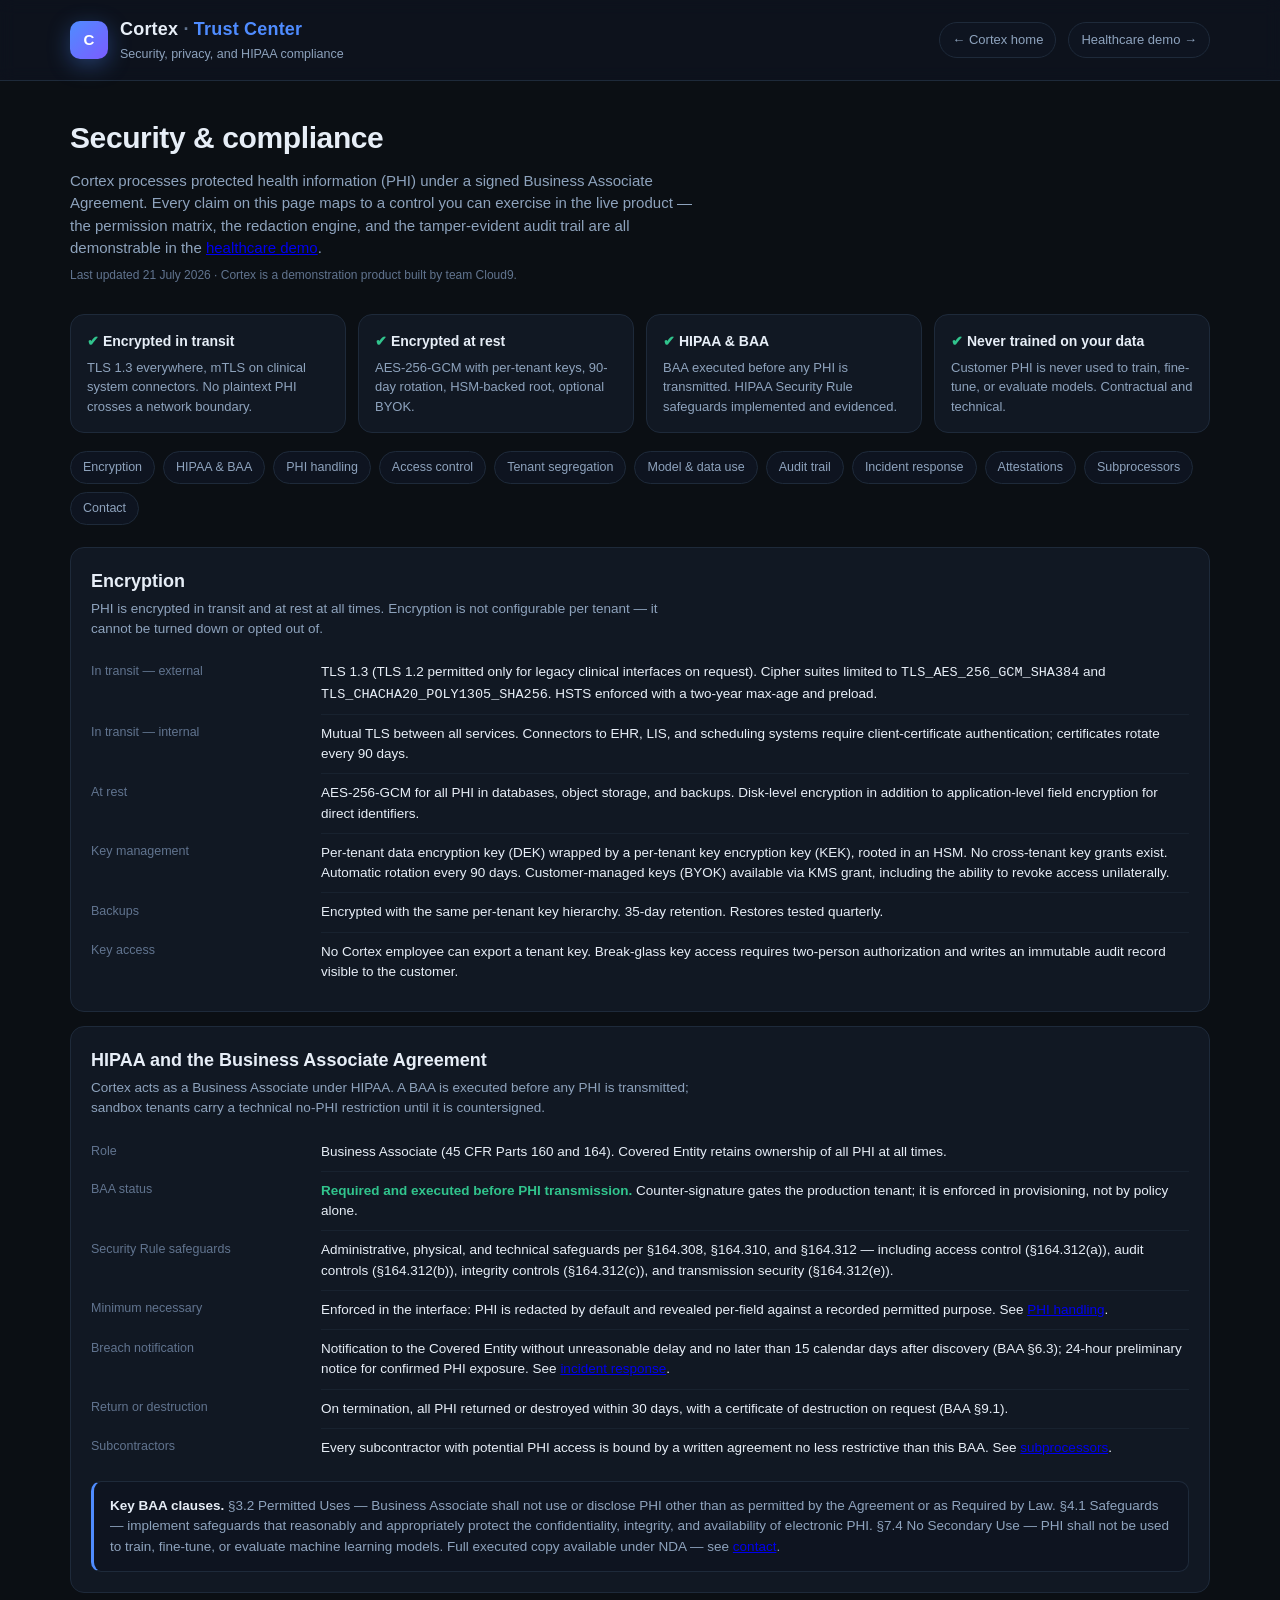
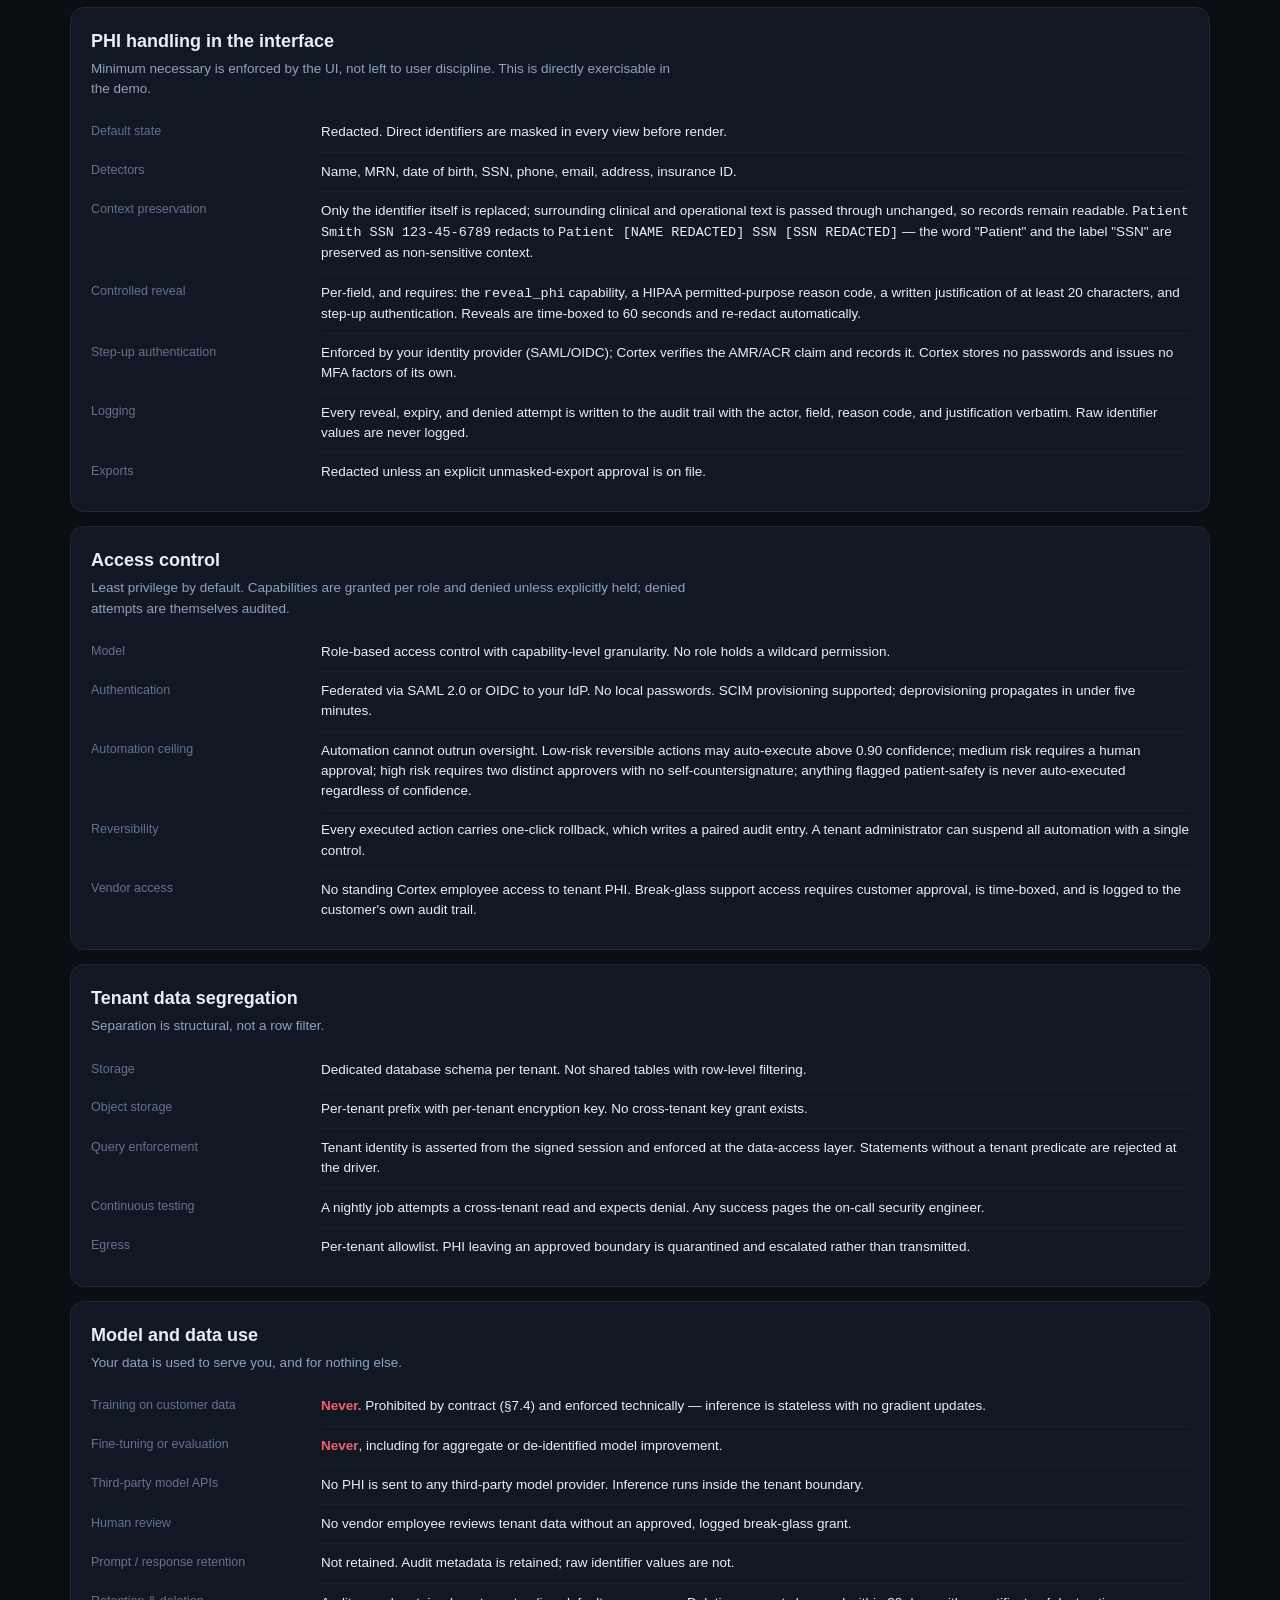
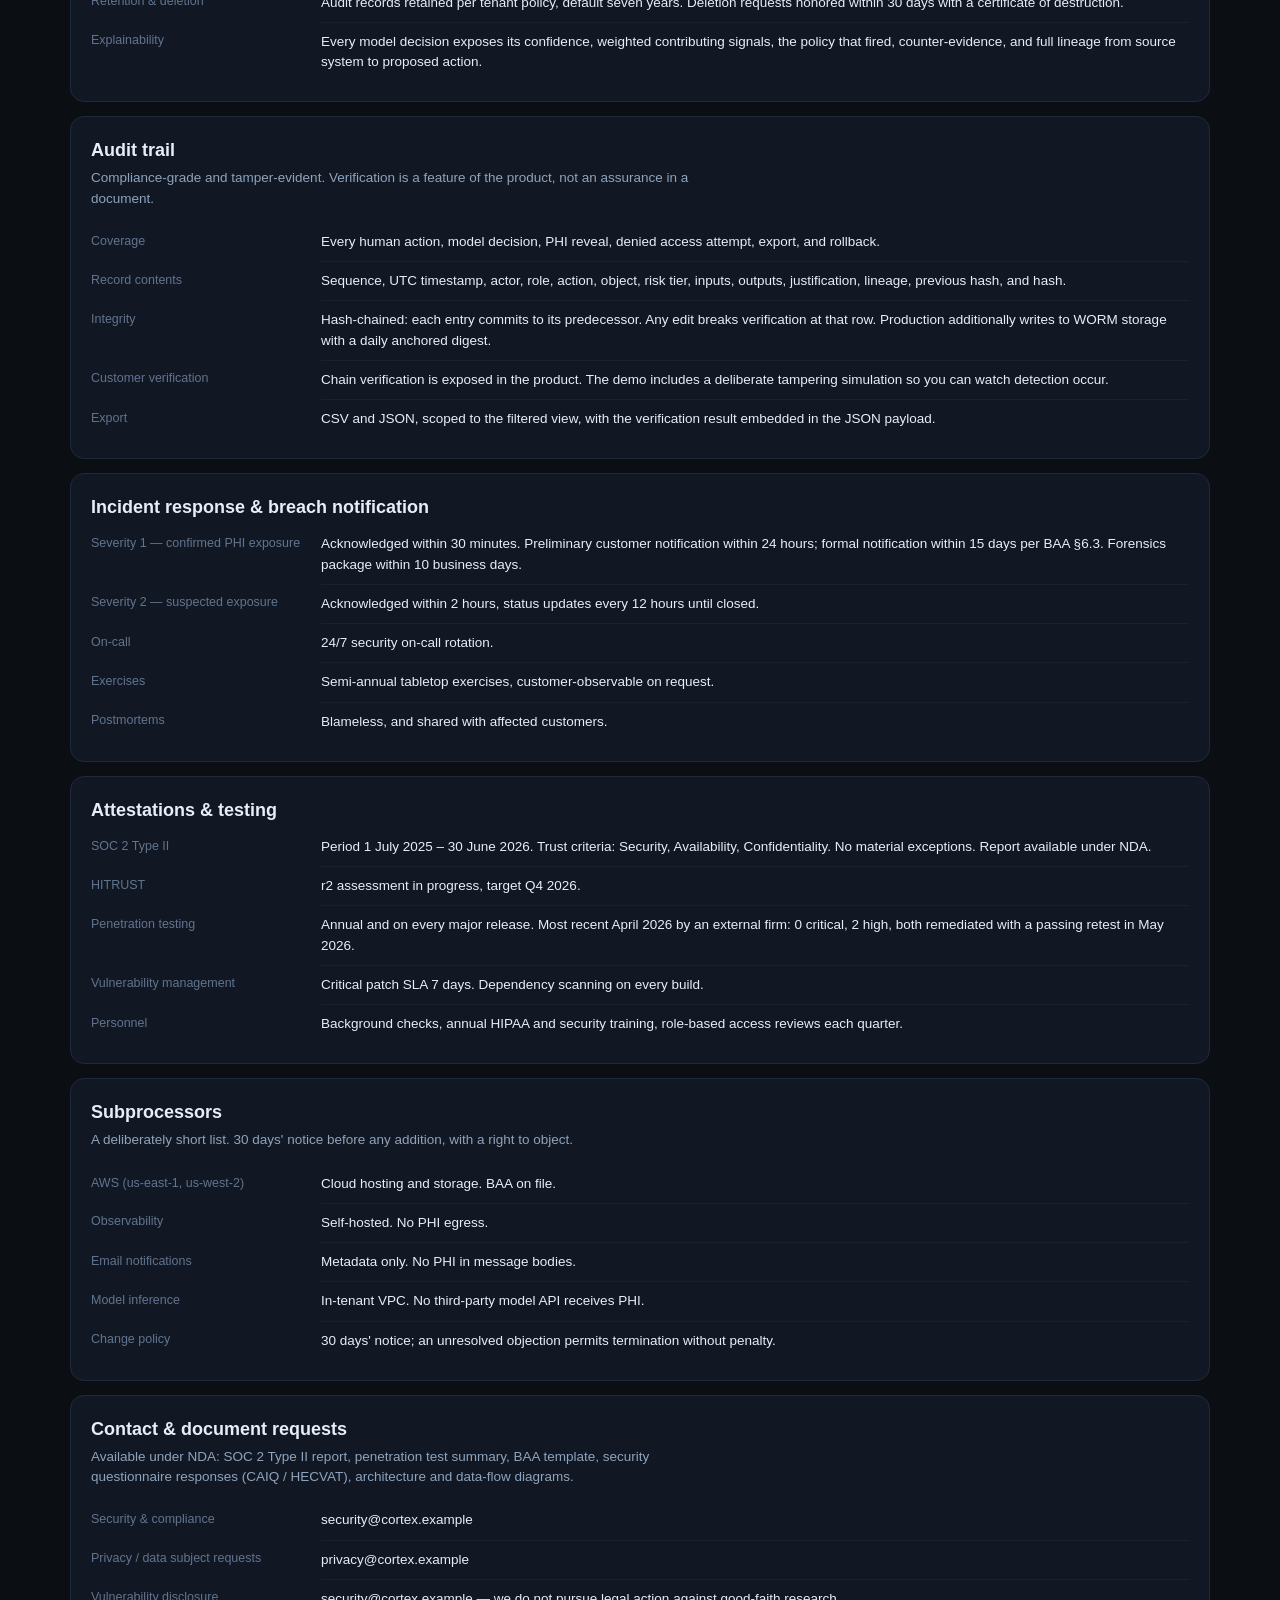
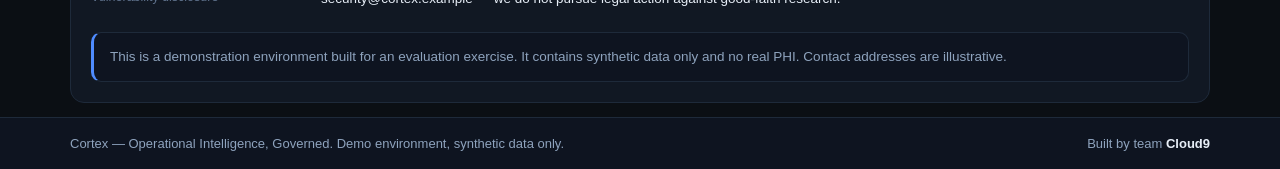
<file: compliance/index.html>
<!doctype html>
<html lang="en">
<head>
<meta charset="utf-8" />
<meta name="viewport" content="width=device-width, initial-scale=1" />
<title>Cortex — Security, Privacy &amp; HIPAA Compliance</title>
<link rel="canonical" href="../security.html" />
<meta http-equiv="refresh" content="0; url=../security.html" />
<script>location.replace('../security.html' + location.hash);</script>
</head>
<body style="background:#0b0f14;color:#e7eef7;font-family:-apple-system,BlinkMacSystemFont,'Segoe UI',Roboto,Helvetica,Arial,sans-serif;padding:40px">
<p>Redirecting to the Cortex Trust Center…</p>
<p><a href="../security.html" style="color:#4f8cff">Security, privacy &amp; HIPAA compliance →</a></p>
</body>
</html>
</file>
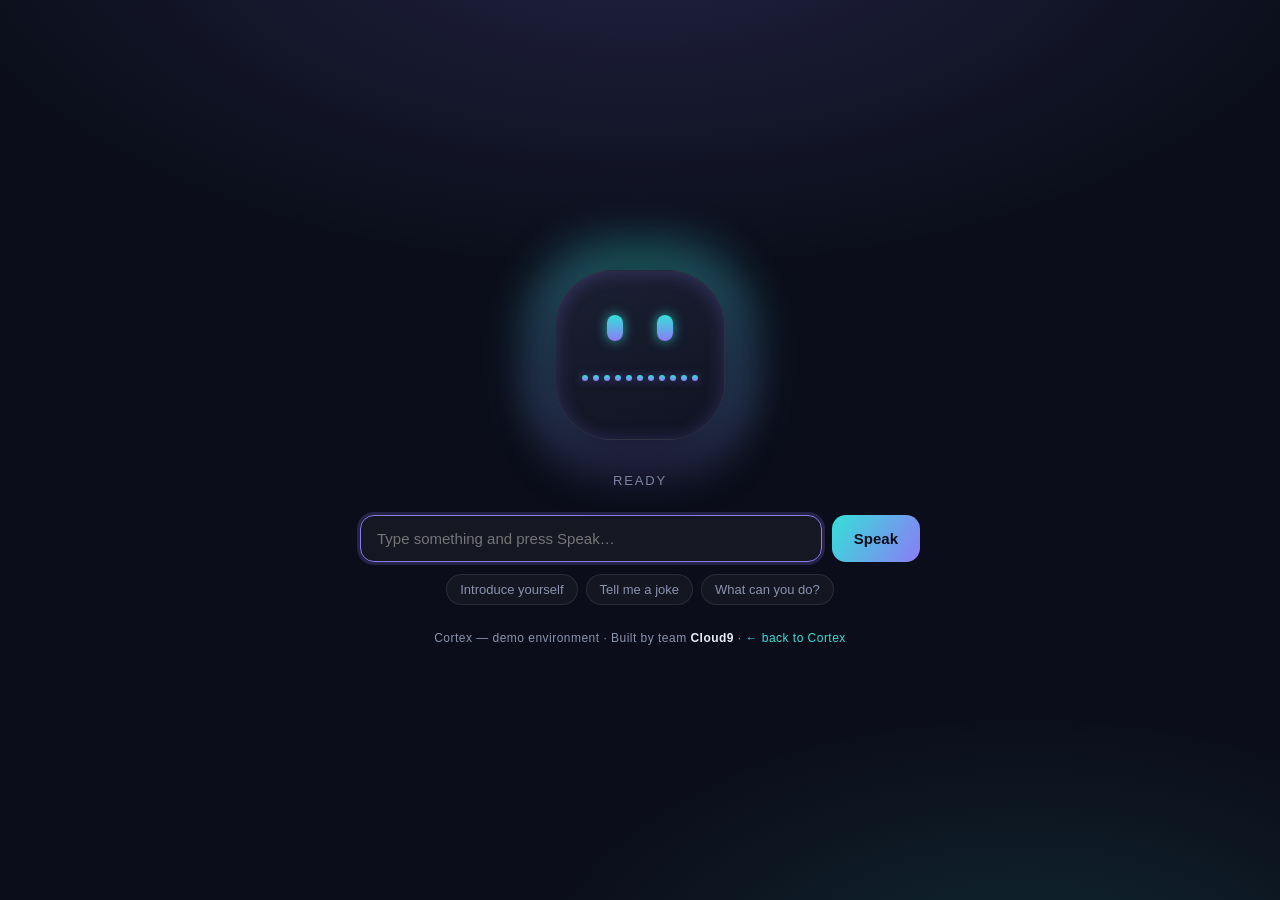
<file: avatar.html>
<!DOCTYPE html>
<html lang="en">
<head>
<meta charset="UTF-8">
<meta name="viewport" content="width=device-width, initial-scale=1.0">
<title>Cortex — Live AI Avatar</title>
<style>
  :root{
    --bg:#0B0E1A; --panel:rgba(255,255,255,.04); --stroke:rgba(255,255,255,.09);
    --cyan:#35E0D8; --violet:#8B7CF6; --text:#E8ECF5; --muted:#8A93AD;
  }
  *{box-sizing:border-box}
  html,body{height:100%}
  body{
    margin:0; background:
      radial-gradient(1200px 600px at 50% -10%, rgba(139,124,246,.18), transparent 60%),
      radial-gradient(900px 500px at 80% 110%, rgba(53,224,216,.12), transparent 55%),
      var(--bg);
    color:var(--text); font-family:-apple-system,BlinkMacSystemFont,"Segoe UI",Roboto,Helvetica,Arial,sans-serif;
    display:flex; flex-direction:column; align-items:center; justify-content:center;
    min-height:100dvh; padding:24px; gap:26px;
  }
  .stage{display:flex; flex-direction:column; align-items:center; gap:18px}

  /* ---- avatar ---- */
  .halo{
    position:relative; width:200px; height:200px; display:grid; place-items:center;
    animation:float 5s ease-in-out infinite;
  }
  .halo::before{
    content:""; position:absolute; inset:-14px; border-radius:38%;
    background:conic-gradient(from 0deg, var(--cyan), var(--violet), var(--cyan));
    filter:blur(22px); opacity:.35; transition:opacity .3s ease; z-index:0;
  }
  .halo.speaking::before{opacity:.85; animation:spin 4s linear infinite}
  .head{
    position:relative; z-index:1; width:170px; height:170px; border-radius:34%;
    background:linear-gradient(160deg,#1b2033,#0f1322); border:1px solid var(--stroke);
    box-shadow:inset 0 2px 18px rgba(139,124,246,.25), 0 20px 50px rgba(0,0,0,.5);
    display:flex; flex-direction:column; align-items:center; justify-content:center; gap:20px;
  }
  .eyes{display:flex; gap:34px}
  .eye{width:16px; height:26px; border-radius:9px;
    background:linear-gradient(var(--cyan),var(--violet)); box-shadow:0 0 12px rgba(53,224,216,.7);
    transform-origin:center; animation:blink 4.5s infinite}
  .eye.r{animation-delay:.05s}
  /* ---- mouth: live waveform ---- */
  .mouth{display:flex; align-items:center; gap:5px; height:34px}
  .bar{width:6px; height:6px; border-radius:6px;
    background:linear-gradient(var(--cyan),var(--violet));
    transition:height .09s ease; box-shadow:0 0 8px rgba(139,124,246,.5)}

  /* ---- status ---- */
  .status{font-size:13px; letter-spacing:.14em; text-transform:uppercase; color:var(--muted); height:16px}
  .status b{color:var(--cyan); font-weight:600}

  /* ---- controls ---- */
  .controls{width:min(560px,100%); display:flex; flex-direction:column; gap:12px}
  .row{display:flex; gap:10px}
  input[type=text]{
    flex:1; padding:14px 16px; border-radius:14px; border:1px solid var(--stroke);
    background:var(--panel); color:var(--text); font-size:15px; outline:none;
  }
  input[type=text]:focus{border-color:var(--violet); box-shadow:0 0 0 3px rgba(139,124,246,.2)}
  button{
    padding:14px 22px; border-radius:14px; border:0; cursor:pointer; font-size:15px; font-weight:600;
    color:#0B0E1A; background:linear-gradient(120deg,var(--cyan),var(--violet)); transition:transform .1s ease;
  }
  button:hover{transform:translateY(-1px)} button:active{transform:translateY(0)}
  button:disabled{opacity:.5; cursor:default; transform:none}
  .chips{display:flex; flex-wrap:wrap; gap:8px; justify-content:center}
  .chip{padding:7px 13px; border-radius:999px; font-size:13px; cursor:pointer; color:var(--muted);
    background:var(--panel); border:1px solid var(--stroke)}
  .chip:hover{color:var(--text); border-color:var(--violet)}
  footer{color:var(--muted); font-size:12px; letter-spacing:.04em; text-align:center}
  footer b{color:var(--text); font-weight:700}
  footer a{color:var(--cyan); text-decoration:none}
  @keyframes float{0%,100%{transform:translateY(0)}50%{transform:translateY(-9px)}}
  @keyframes spin{to{transform:rotate(360deg)}}
  @keyframes blink{0%,92%,100%{transform:scaleY(1)}95%{transform:scaleY(.1)}}
  @media (prefers-reduced-motion:reduce){*{animation:none!important}}
</style>
</head>
<body>
  <div class="stage">
    <div class="halo" id="halo">
      <div class="head">
        <div class="eyes"><div class="eye l"></div><div class="eye r"></div></div>
        <div class="mouth" id="mouth"></div>
      </div>
    </div>
    <div class="status" id="status">Ready</div>
  </div>

  <div class="controls">
    <div class="row">
      <input type="text" id="input" placeholder="Type something and press Speak…" autocomplete="off">
      <button id="send">Speak</button>
    </div>
    <div class="chips">
      <span class="chip">Introduce yourself</span>
      <span class="chip">Tell me a joke</span>
      <span class="chip">What can you do?</span>
    </div>
  </div>

  <footer>Cortex — demo environment · Built by team <b>Cloud9</b> · <a href="./">← back to Cortex</a></footer>

<script>
  const mouth = document.getElementById('mouth');
  const halo = document.getElementById('halo');
  const status = document.getElementById('status');
  const input = document.getElementById('input');
  const send = document.getElementById('send');

  // build the waveform mouth
  const BARS = 11, bars = [];
  for(let i=0;i<BARS;i++){const b=document.createElement('div');b.className='bar';mouth.appendChild(b);bars.push(b);}

  let raf=null;
  function startMouth(){
    cancelAnimationFrame(raf);
    (function loop(){
      bars.forEach((b,i)=>{
        const center = 1 - Math.abs(i-(BARS-1)/2)/((BARS-1)/2); // taller in the middle
        b.style.height = (6 + Math.random()*26*center) + 'px';
      });
      raf = requestAnimationFrame(()=>setTimeout(loop,80));
    })();
  }
  function stopMouth(){cancelAnimationFrame(raf); bars.forEach(b=>b.style.height='6px');}

  function setState(s){
    if(s==='speaking'){halo.classList.add('speaking'); status.innerHTML='<b>Speaking…</b>'; startMouth();}
    else if(s==='thinking'){status.textContent='Thinking…';}
    else {halo.classList.remove('speaking'); status.textContent='Ready'; stopMouth();}
  }

  function speak(text){
    setState('speaking');
    if('speechSynthesis' in window){
      window.speechSynthesis.cancel();
      const u = new SpeechSynthesisUtterance(text);
      u.rate=1; u.pitch=1;
      u.onend = ()=>setState('idle');
      u.onerror = ()=>setState('idle');
      window.speechSynthesis.speak(u);
    } else {
      // no speech engine: animate for a plausible duration
      setTimeout(()=>setState('idle'), Math.min(6000, 500 + text.length*55));
    }
  }

  // ---- The "brain". Swap this for a real LLM call (see note below). ----
  function getReply(text){
    const t = text.toLowerCase();
    if(/joke/.test(t)) return "Why did the neural network go to therapy? It had too many deep issues.";
    if(/name|who are you|introduce/.test(t)) return "I'm Nova, a demo AI avatar. I turn your text into speech and move as I talk.";
    if(/what can you|do|help/.test(t)) return "I can speak anything you type and animate along with it. Wire me to a language model and I'll hold a real conversation.";
    if(/hello|hi|hey/.test(t)) return "Hey there. Type a message and I'll say it out loud.";
    return "You said: " + text + ". Connect me to a language model to make this smarter.";
  }
  // To make it truly conversational, replace getReply with a fetch to your endpoint:
  //   async function getReply(text){
  //     const r = await fetch('/api/chat',{method:'POST',headers:{'Content-Type':'application/json'},body:JSON.stringify({text})});
  //     return (await r.json()).reply;
  //   }

  async function handleSend(){
    const text = input.value.trim();
    if(!text) return;
    input.value=''; send.disabled=true; setState('thinking');
    try{
      const reply = await getReply(text);
      speak(reply);
    }finally{ send.disabled=false; input.focus(); }
  }

  send.addEventListener('click', handleSend);
  input.addEventListener('keydown', e=>{ if(e.key==='Enter') handleSend(); });
  document.querySelectorAll('.chip').forEach(c=>c.addEventListener('click',()=>{input.value=c.textContent;handleSend();}));
  // Some browsers need a load tick before voices are ready
  if('speechSynthesis' in window){window.speechSynthesis.getVoices();}
  input.focus();
</script>
</body>
</html>
</file>
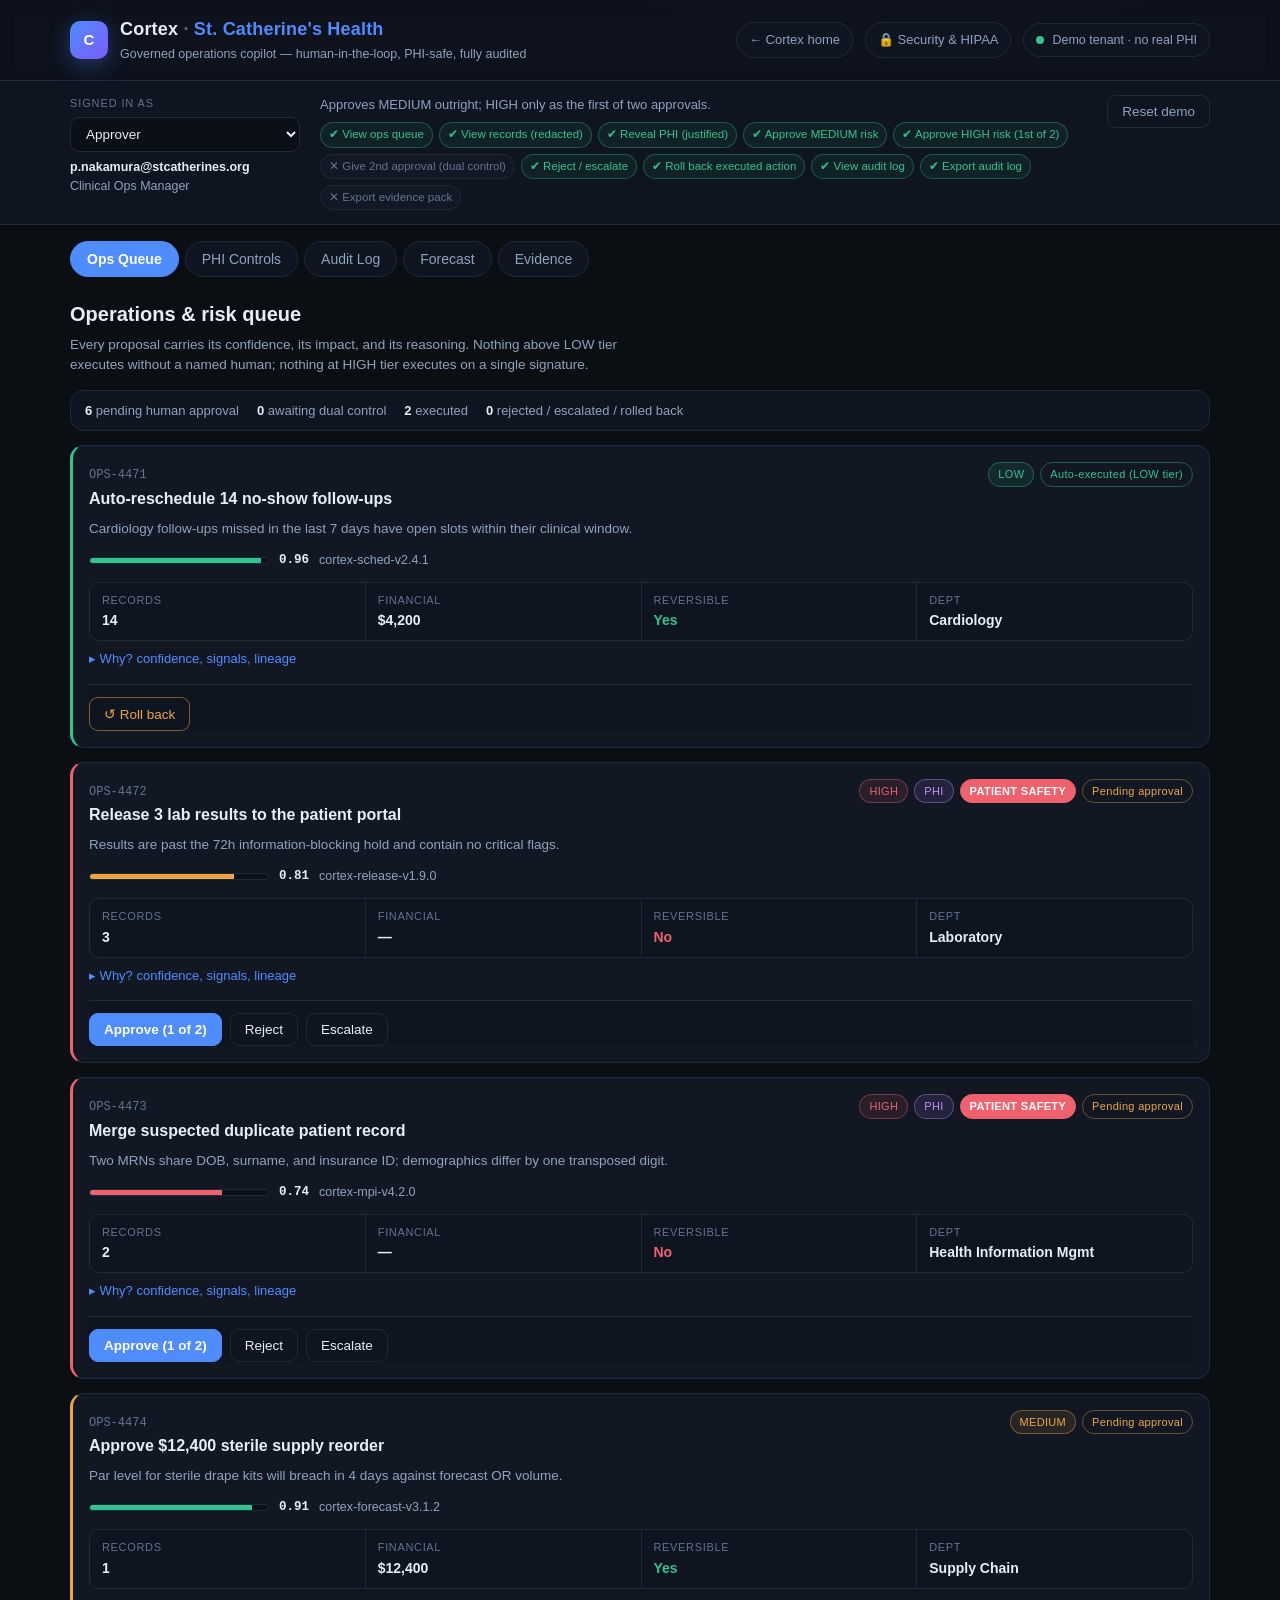
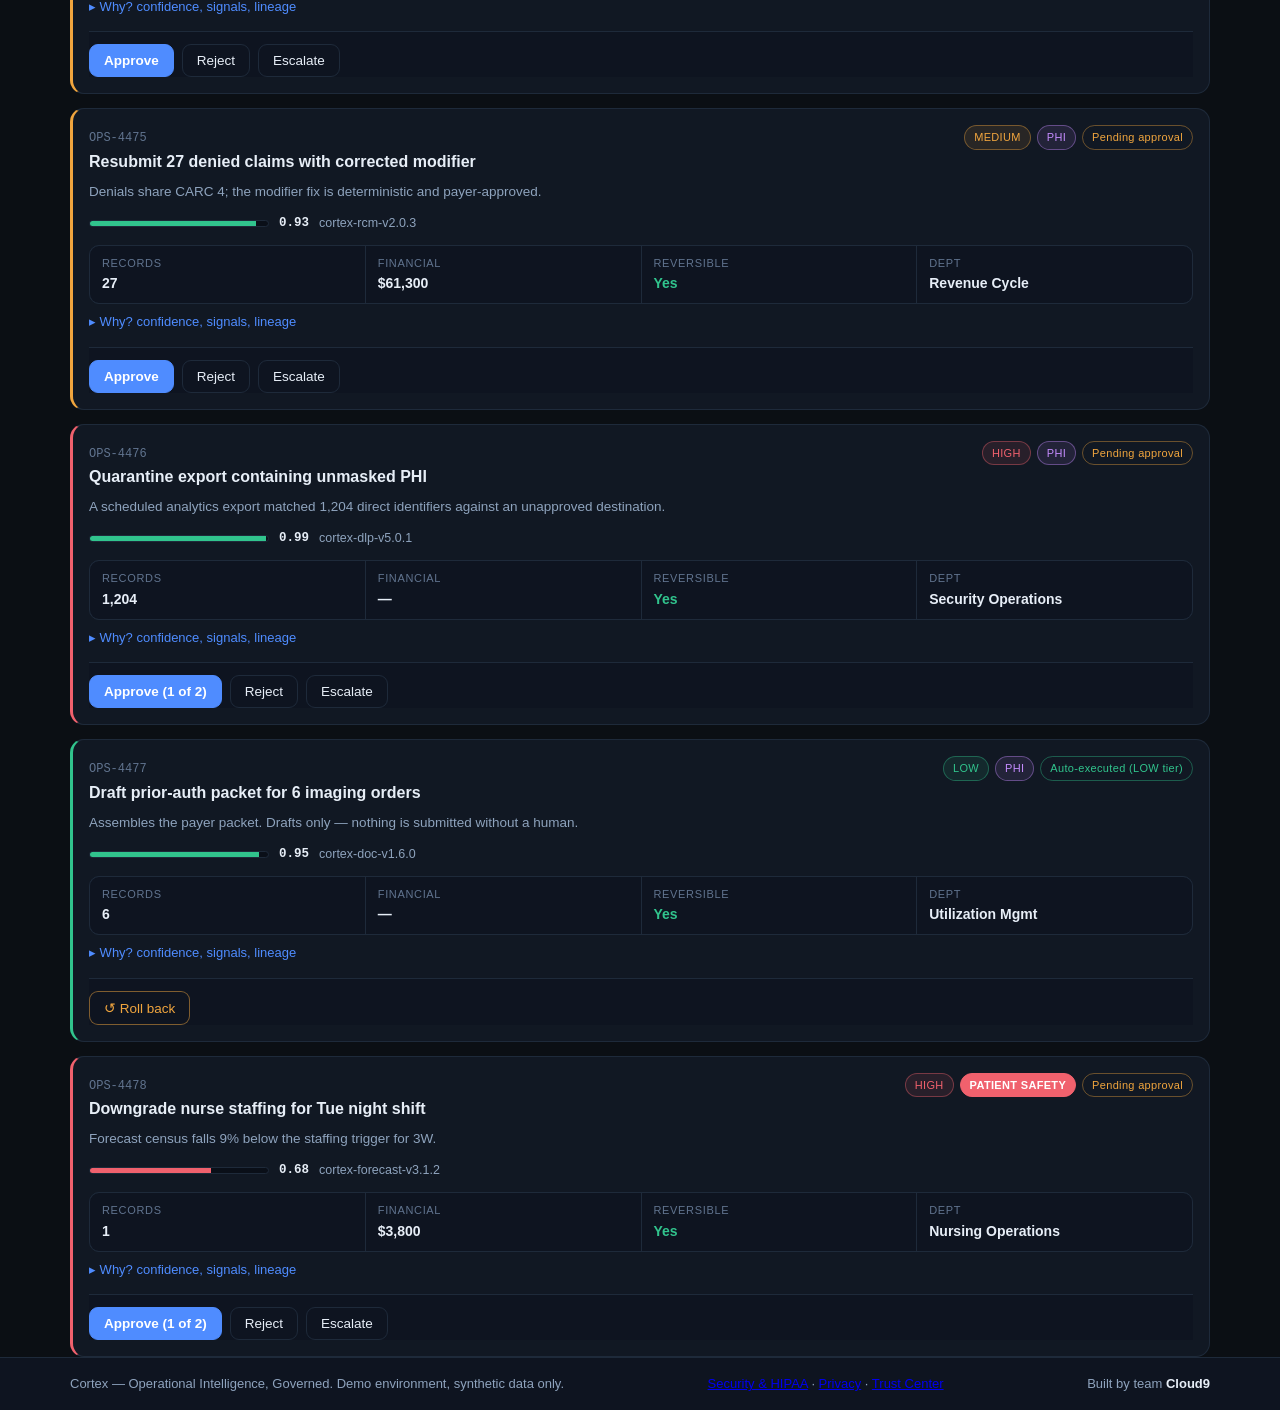
<file: cloud9_health.html>
<!doctype html>
<html lang="en">
<head>
<meta charset="utf-8" />
<meta name="viewport" content="width=device-width, initial-scale=1" />
<title>Cortex — Governed Operations for St. Catherine's Health</title>
<link rel="stylesheet" href="cloud9/styles.css" />
</head>
<body>

<header class="top">
  <div class="wrap top-inner">
    <div class="brand">
      <div class="logo">C</div>
      <div>
        <h1>Cortex <span class="sep">·</span> <span class="tenant">St. Catherine's Health</span></h1>
        <p>Governed operations copilot — human-in-the-loop, PHI-safe, fully audited</p>
      </div>
    </div>
    <div class="top-right">
      <a class="home-link" href="index.html">← Cortex home</a>
      <a class="home-link" href="security.html">🔒 Security &amp; HIPAA</a>
      <div class="live"><span class="dot"></span> Demo tenant · no real PHI</div>
    </div>
  </div>
</header>

<section class="rolebar">
  <div class="wrap rolebar-inner">
    <div class="role-pick">
      <label for="roleSelect">Signed in as</label>
      <select id="roleSelect"></select>
      <div class="role-id">
        <b id="roleActor"></b>
        <span id="roleTitle"></span>
      </div>
    </div>
    <div class="role-detail">
      <div id="roleNote" class="role-note"></div>
      <div id="roleCaps" class="caps"></div>
    </div>
    <button id="resetDemo" class="btn ghost">Reset demo</button>
  </div>
</section>

<nav class="wrap"><div id="tabs" class="tabs"></div></nav>

<main class="wrap">

  <!-- ------------------------------------------------------------ OPS QUEUE -->
  <section class="panel" data-panel="queue">
    <div class="panel-head">
      <div>
        <h2>Operations &amp; risk queue</h2>
        <p class="lede">Every proposal carries its confidence, its impact, and its reasoning.
          Nothing above LOW tier executes without a named human; nothing at HIGH tier executes
          on a single signature.</p>
      </div>
    </div>
    <div id="queueStats" class="stats"></div>
    <div id="queueList" class="cards"></div>
  </section>

  <!-- ---------------------------------------------------------- PHI CONTROLS -->
  <section class="panel" data-panel="phi">
    <div class="panel-head">
      <div>
        <h2>PHI controls</h2>
        <p class="lede">Redacted by default. Reveal is per-field, requires a reason code and a
          written justification, expires after 60 seconds, and is written to the audit trail.</p>
      </div>
      <button id="previewToggle" class="btn">Show redaction preview</button>
    </div>

    <div id="phiRecords" class="cards"></div>

    <div class="card">
      <header class="card-head"><div><h3>Redactor — try it yourself</h3></div>
        <span class="badge">live regex detectors</span></header>
      <p class="muted small">Paste any text. The detectors run in your browser on every keystroke —
        nothing here is pre-baked.</p>
      <textarea id="scratchInput" rows="4" spellcheck="false"></textarea>
      <div class="row">
        <button id="scratchSample" class="btn tiny">Load sample</button>
        <button id="scratchClear" class="btn tiny">Clear</button>
      </div>
      <div id="scratchOut" class="scratch"></div>
    </div>

    <div id="revealModal" class="modal" hidden>
      <div class="modal-box">
        <h3>Justify this reveal</h3>
        <p class="muted small">Field: <b id="revealTarget"></b></p>
        <label for="reasonCode">Reason code (HIPAA permitted purpose)</label>
        <select id="reasonCode"></select>
        <label for="justifyText">Written justification</label>
        <textarea id="justifyText" rows="3" placeholder="Why do you need to see this identifier right now?"></textarea>
        <div class="muted small" id="justifyCount">0 / 20 characters minimum</div>
        <div class="stepup">Step-up authentication: enforced by your IdP (SAML/OIDC) at the session
          boundary. This demo build gates on the justification; the production gate additionally
          requires a fresh MFA claim.</div>
        <div class="row end">
          <button id="revealCancel" class="btn">Cancel</button>
          <button id="revealConfirm" class="btn primary" disabled>Reveal for 60s</button>
        </div>
      </div>
    </div>
  </section>

  <!-- ------------------------------------------------------------ AUDIT LOG -->
  <section class="panel" data-panel="audit">
    <div class="panel-head">
      <div>
        <h2>Audit log</h2>
        <p class="lede">Append-only and hash-chained. Who, what, when, inputs, outputs, justification,
          and lineage — for every human action and every model decision. Click a row to expand it.</p>
      </div>
    </div>

    <div class="audit-controls">
      <input id="auditQ" type="search" placeholder="Search actor, object, inputs, outputs…" />
      <select id="auditActor"></select>
      <select id="auditAction"></select>
      <select id="auditTier">
        <option value="">All tiers</option>
        <option>LOW</option><option>MEDIUM</option><option>HIGH</option>
        <option>PHI</option><option value="n/a">n/a</option>
      </select>
      <span id="auditCount" class="muted small"></span>
      <span class="spacer"></span>
      <button id="verifyChain" class="btn">Verify chain</button>
      <button id="tamperSim" class="btn warn">Simulate tampering</button>
      <button id="exportCSV" class="btn primary audit-export">Export CSV</button>
      <button id="exportJSON" class="btn audit-export">Export JSON</button>
    </div>

    <div id="chainStatus" class="chain-status"></div>

    <div class="table-scroll">
      <table class="audit">
        <thead><tr>
          <th>#</th><th>Timestamp (UTC)</th><th>Actor</th><th>Action</th>
          <th>Object</th><th>Tier</th><th>Hash</th>
        </tr></thead>
        <tbody id="auditBody"></tbody>
      </table>
    </div>
  </section>

  <!-- ------------------------------------------------------------- FORECAST -->
  <section class="panel" data-panel="forecast">
    <div class="panel-head">
      <div>
        <h2>Demand forecast</h2>
        <p class="lede">A disclosed moving average, not a black box. Accepting a forecast records it
          as a model decision with its full input series.</p>
      </div>
      <div class="row">
        <select id="deptSelect"></select>
        <button id="acceptForecast" class="btn primary">Accept into planning</button>
      </div>
    </div>
    <div id="forecastPanel" class="card"></div>
  </section>

  <!-- ------------------------------------------------------------- EVIDENCE -->
  <section class="panel" data-panel="evidence">
    <div class="panel-head">
      <div>
        <h2>Vendor risk evidence</h2>
        <p class="lede">Each control opens to the artifact behind it. The permission matrix is read
          live from the running application, and the evidence pack embeds the verified audit chain.</p>
      </div>
      <div class="row">
        <button id="exportEvidence" class="btn primary">Export evidence pack</button>
      </div>
    </div>
    <div id="evidenceNote" class="muted small"></div>
    <div id="evidenceList" class="evidence"></div>
  </section>

</main>

<div id="toast" class="toast"></div>

<footer>
  <div class="wrap foot">
    <div>Cortex — Operational Intelligence, Governed. Demo environment, synthetic data only.</div>
    <div><a href="security.html">Security &amp; HIPAA</a> · <a href="privacy/">Privacy</a> · <a href="trust/">Trust Center</a></div>
    <div>Built by team <span class="teamtag">Cloud9</span></div>
  </div>
</footer>

<script src="cloud9/js/util.js"></script>
<script src="cloud9/js/data.js"></script>
<script src="cloud9/js/rbac.js"></script>
<script src="cloud9/js/redact.js"></script>
<script src="cloud9/js/audit.js"></script>
<script src="cloud9/js/app.js"></script>
<script src="cloud9/js/queue.js"></script>
<script src="cloud9/js/phi.js"></script>
<script src="cloud9/js/auditview.js"></script>
<script src="cloud9/js/forecast.js"></script>
<script src="cloud9/js/evidence.js"></script>
<script>
  CORTEX.queue.init();
  CORTEX.phi.init();
  CORTEX.auditview.init();
  CORTEX.forecast.init();
  CORTEX.evidence.init();
  CORTEX.app.boot();
</script>
</body>
</html>
</file>
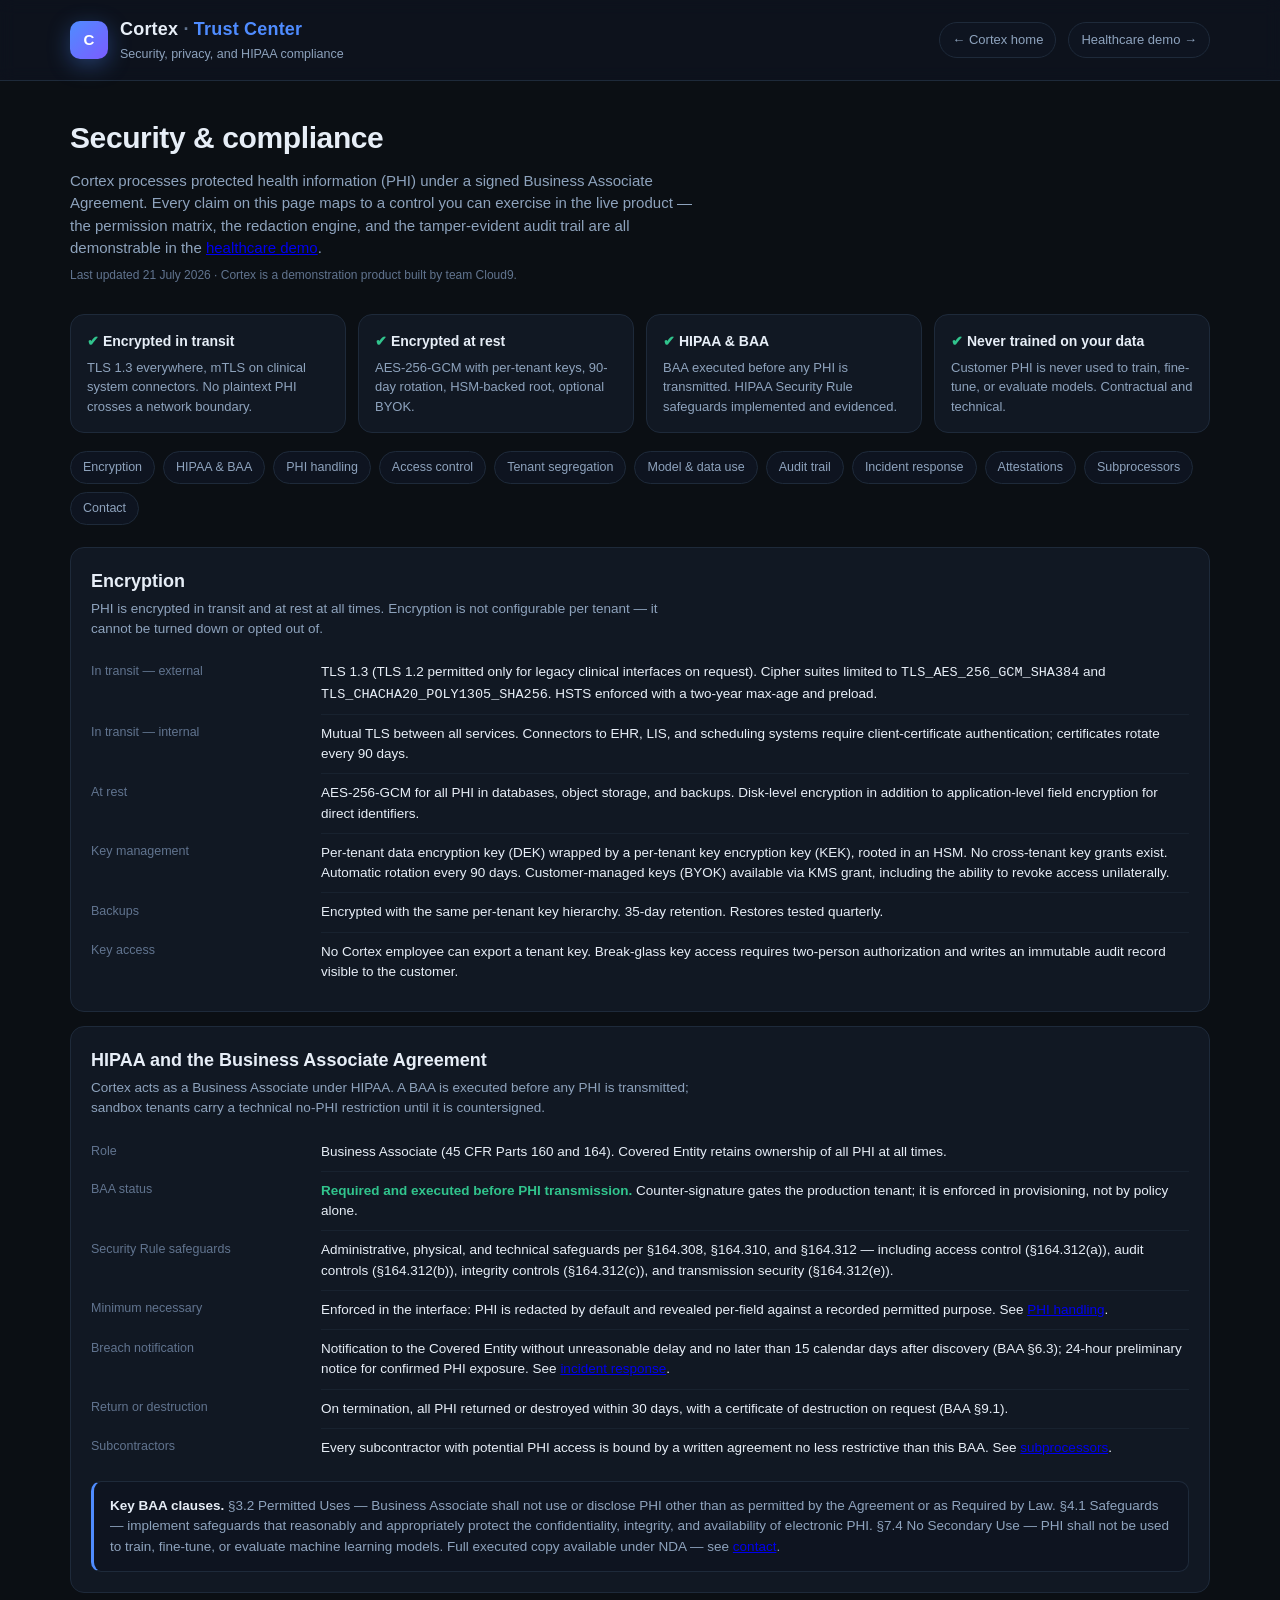
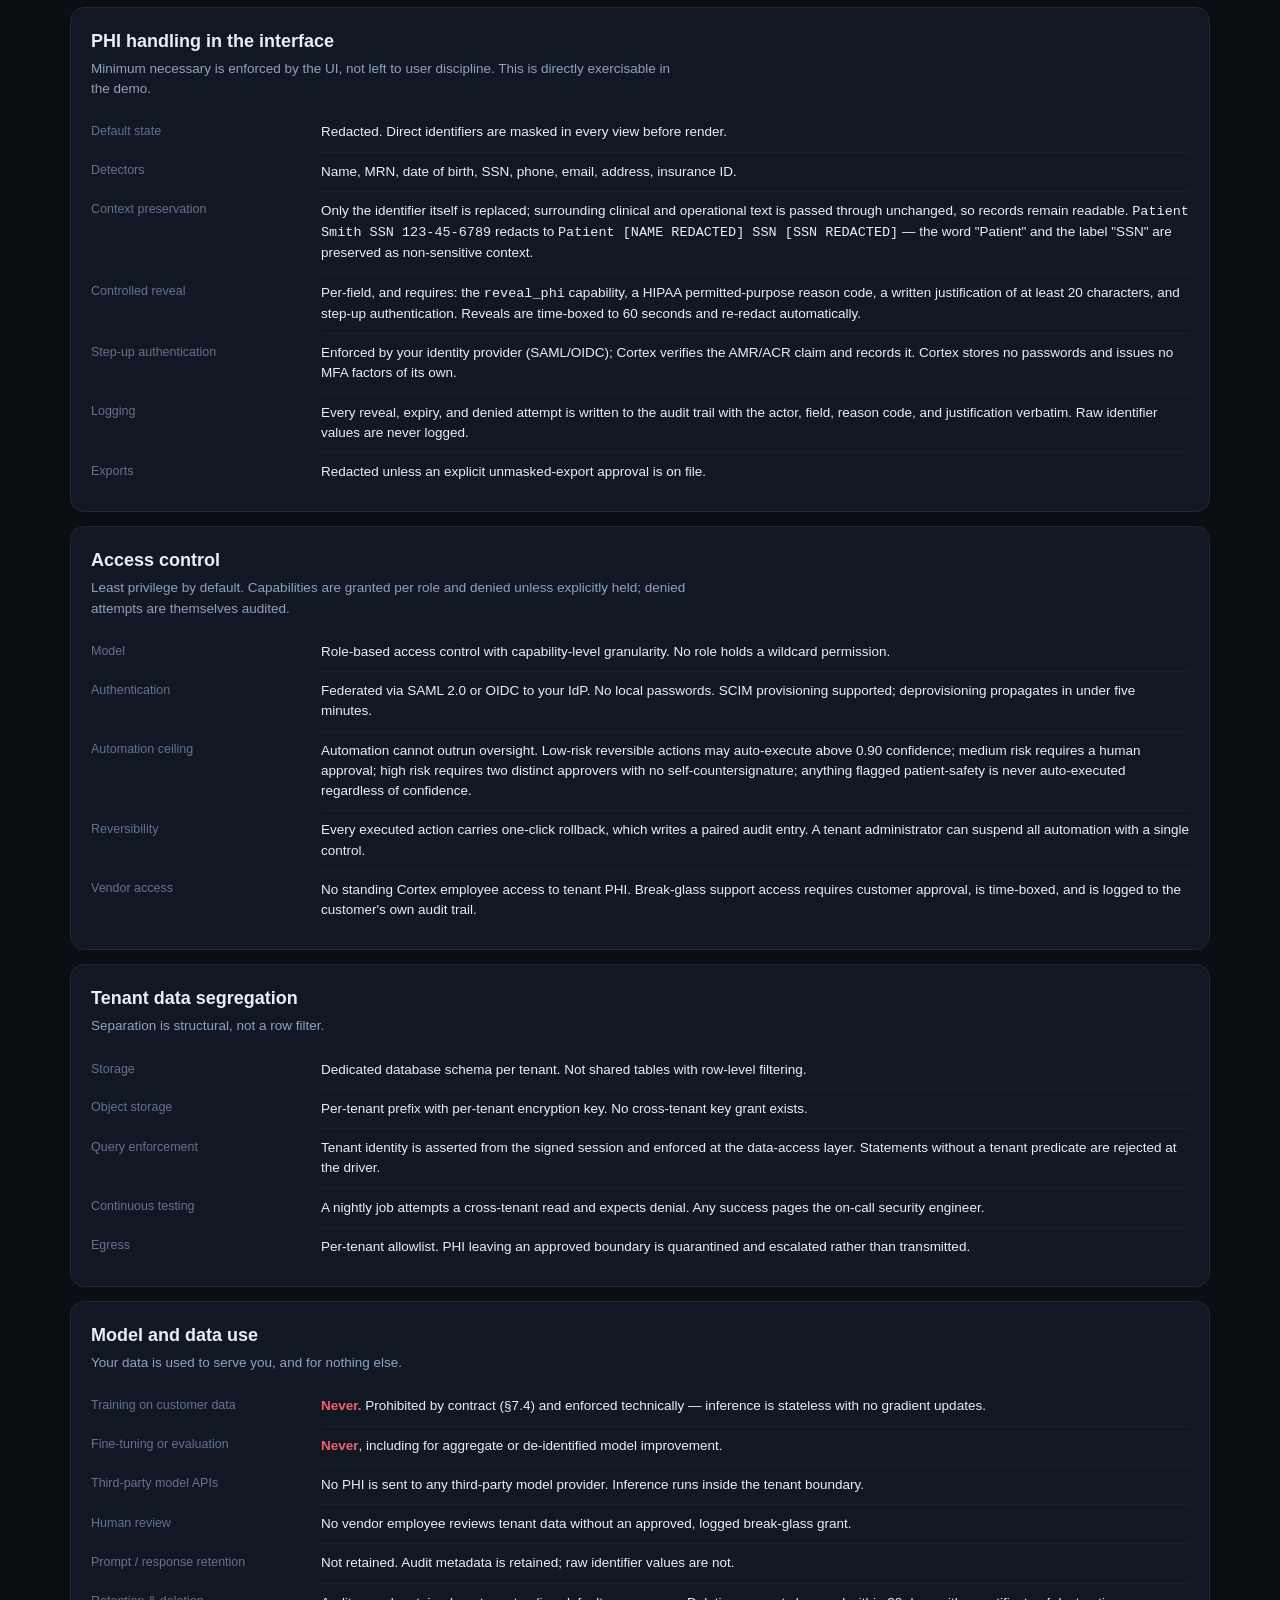
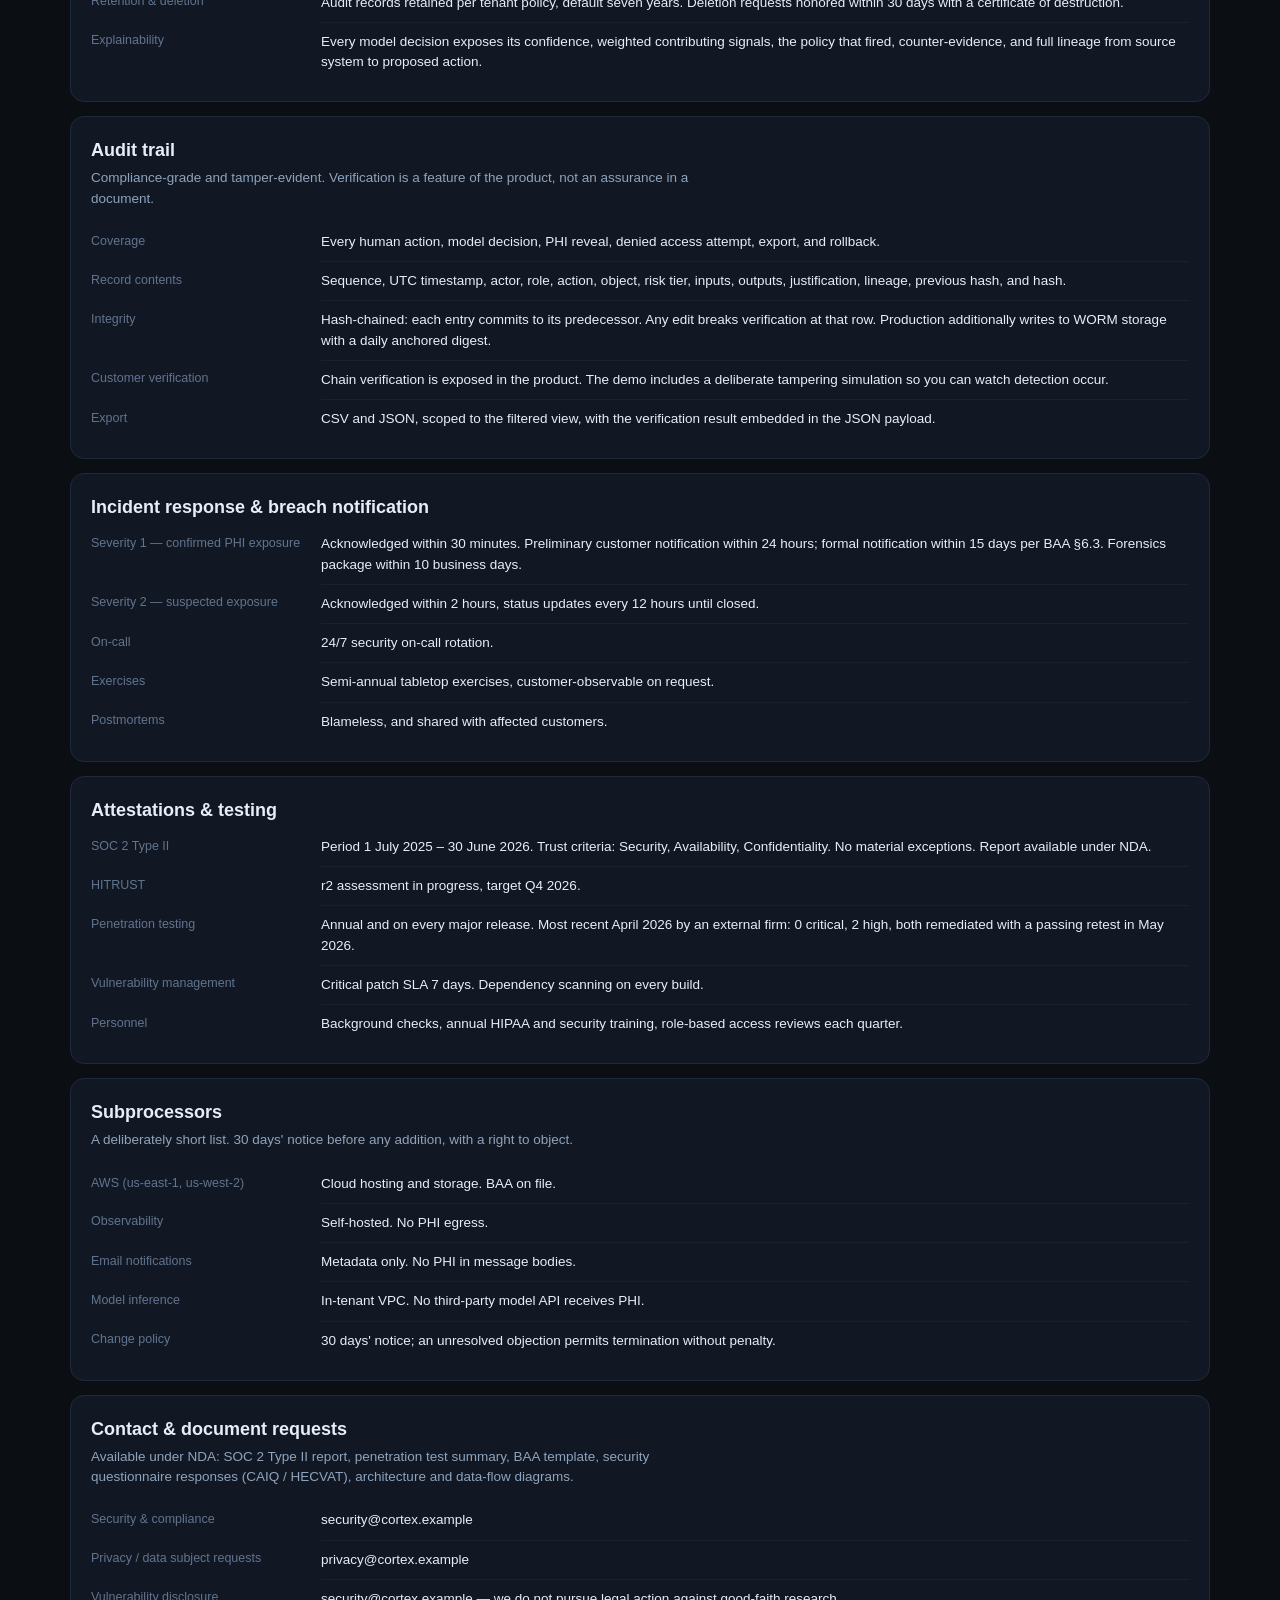
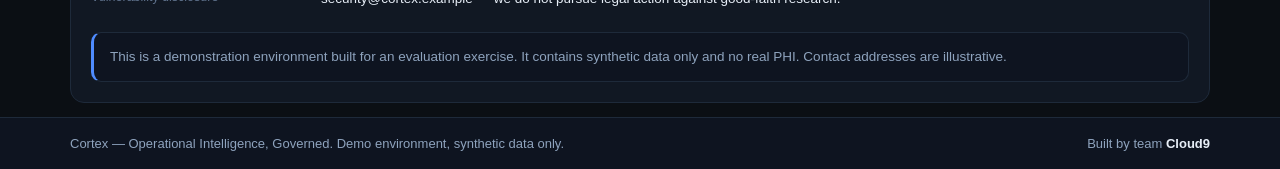
<file: security.html>
<!doctype html>
<html lang="en">
<head>
<meta charset="utf-8" />
<meta name="viewport" content="width=device-width, initial-scale=1" />
<title>Cortex — Security, Privacy &amp; HIPAA Compliance</title>
<meta name="description" content="Cortex security and compliance: encryption in transit and at rest, HIPAA compliance and BAA, tenant segregation, no training on customer data, audit trail, incident response." />
<link rel="stylesheet" href="cloud9/styles.css" />
<style>
  .trust-hero{padding:34px 0 8px}
  .trust-hero h1{font-size:30px;letter-spacing:-.4px;margin-bottom:10px}
  .trust-hero p{color:var(--mut);max-width:76ch;margin:0}
  .pillars{display:grid;grid-template-columns:repeat(auto-fit,minmax(230px,1fr));gap:12px;margin:22px 0 8px}
  .pillar{background:var(--panel);border:1px solid var(--line);border-radius:var(--radius);padding:16px}
  .pillar h3{font-size:14px;margin-bottom:6px}
  .pillar p{color:var(--mut);font-size:13px;margin:0}
  .pillar .tick{color:var(--good);font-weight:700}
  section.sec{background:var(--panel);border:1px solid var(--line);border-radius:var(--radius);
    padding:20px;margin-bottom:14px;scroll-margin-top:20px}
  section.sec h2{font-size:18px;margin-bottom:4px}
  section.sec .sub{color:var(--mut);font-size:13.5px;margin:0 0 14px;max-width:80ch}
  .facts{width:100%;border-collapse:collapse;font-size:13.5px}
  .facts th{text-align:left;color:var(--mut2);font-weight:500;padding:9px 14px 9px 0;
    width:230px;vertical-align:top;font-size:12.5px}
  .facts td{padding:9px 0;border-bottom:1px solid rgba(30,42,58,.55);vertical-align:top}
  .facts tr:last-child td{border-bottom:0}
  .toc{display:flex;gap:8px;flex-wrap:wrap;margin:18px 0 22px}
  .toc a{font-size:12.5px;color:var(--mut);border:1px solid var(--line);background:var(--panel2);
    padding:6px 12px;border-radius:999px;text-decoration:none}
  .toc a:hover{color:var(--ink);border-color:var(--accent)}
  .yes{color:var(--good);font-weight:600}
  .no{color:var(--bad);font-weight:600}
  .updated{color:var(--mut2);font-size:12px;margin-top:6px}
  .callout{background:var(--panel2);border:1px solid var(--line);border-left:3px solid var(--accent);
    border-radius:10px;padding:14px 16px;margin-top:14px;font-size:13.5px;color:var(--mut)}
  .callout b{color:var(--ink)}
</style>
</head>
<body>

<header class="top">
  <div class="wrap top-inner">
    <div class="brand">
      <div class="logo">C</div>
      <div>
        <h1>Cortex <span class="sep">·</span> <span class="tenant">Trust Center</span></h1>
        <p>Security, privacy, and HIPAA compliance</p>
      </div>
    </div>
    <div class="top-right">
      <a class="home-link" href="index.html">← Cortex home</a>
      <a class="home-link" href="cloud9_health.html">Healthcare demo →</a>
    </div>
  </div>
</header>

<main class="wrap">

  <div class="trust-hero">
    <h1>Security &amp; compliance</h1>
    <p>Cortex processes protected health information (PHI) under a signed Business Associate
      Agreement. Every claim on this page maps to a control you can exercise in the live product —
      the permission matrix, the redaction engine, and the tamper-evident audit trail are all
      demonstrable in the <a href="cloud9_health.html">healthcare demo</a>.</p>
    <div class="updated">Last updated 21 July 2026 · Cortex is a demonstration product built by team Cloud9.</div>
  </div>

  <div class="pillars">
    <div class="pillar"><h3><span class="tick">✔</span> Encrypted in transit</h3>
      <p>TLS 1.3 everywhere, mTLS on clinical system connectors. No plaintext PHI crosses a network boundary.</p></div>
    <div class="pillar"><h3><span class="tick">✔</span> Encrypted at rest</h3>
      <p>AES-256-GCM with per-tenant keys, 90-day rotation, HSM-backed root, optional BYOK.</p></div>
    <div class="pillar"><h3><span class="tick">✔</span> HIPAA &amp; BAA</h3>
      <p>BAA executed before any PHI is transmitted. HIPAA Security Rule safeguards implemented and evidenced.</p></div>
    <div class="pillar"><h3><span class="tick">✔</span> Never trained on your data</h3>
      <p>Customer PHI is never used to train, fine-tune, or evaluate models. Contractual and technical.</p></div>
  </div>

  <nav class="toc">
    <a href="#encryption">Encryption</a>
    <a href="#hipaa">HIPAA &amp; BAA</a>
    <a href="#phi">PHI handling</a>
    <a href="#access">Access control</a>
    <a href="#segregation">Tenant segregation</a>
    <a href="#training">Model &amp; data use</a>
    <a href="#audit">Audit trail</a>
    <a href="#incident">Incident response</a>
    <a href="#attestations">Attestations</a>
    <a href="#subprocessors">Subprocessors</a>
    <a href="#contact">Contact</a>
  </nav>

  <!-- ------------------------------------------------------------ ENCRYPTION -->
  <section class="sec" id="encryption">
    <h2>Encryption</h2>
    <p class="sub">PHI is encrypted in transit and at rest at all times. Encryption is not
      configurable per tenant — it cannot be turned down or opted out of.</p>
    <table class="facts">
      <tr><th>In transit — external</th>
        <td>TLS 1.3 (TLS 1.2 permitted only for legacy clinical interfaces on request).
          Cipher suites limited to <code>TLS_AES_256_GCM_SHA384</code> and
          <code>TLS_CHACHA20_POLY1305_SHA256</code>. HSTS enforced with a two-year max-age and preload.</td></tr>
      <tr><th>In transit — internal</th>
        <td>Mutual TLS between all services. Connectors to EHR, LIS, and scheduling systems
          require client-certificate authentication; certificates rotate every 90 days.</td></tr>
      <tr><th>At rest</th>
        <td>AES-256-GCM for all PHI in databases, object storage, and backups. Disk-level
          encryption in addition to application-level field encryption for direct identifiers.</td></tr>
      <tr><th>Key management</th>
        <td>Per-tenant data encryption key (DEK) wrapped by a per-tenant key encryption key (KEK),
          rooted in an HSM. No cross-tenant key grants exist. Automatic rotation every 90 days.
          Customer-managed keys (BYOK) available via KMS grant, including the ability to revoke
          access unilaterally.</td></tr>
      <tr><th>Backups</th>
        <td>Encrypted with the same per-tenant key hierarchy. 35-day retention. Restores tested quarterly.</td></tr>
      <tr><th>Key access</th>
        <td>No Cortex employee can export a tenant key. Break-glass key access requires two-person
          authorization and writes an immutable audit record visible to the customer.</td></tr>
    </table>
  </section>

  <!-- ----------------------------------------------------------- HIPAA / BAA -->
  <section class="sec" id="hipaa">
    <h2>HIPAA and the Business Associate Agreement</h2>
    <p class="sub">Cortex acts as a Business Associate under HIPAA. A BAA is executed before any
      PHI is transmitted; sandbox tenants carry a technical no-PHI restriction until it is countersigned.</p>
    <table class="facts">
      <tr><th>Role</th><td>Business Associate (45 CFR Parts 160 and 164). Covered Entity retains
        ownership of all PHI at all times.</td></tr>
      <tr><th>BAA status</th><td><span class="yes">Required and executed before PHI transmission.</span>
        Counter-signature gates the production tenant; it is enforced in provisioning, not by policy alone.</td></tr>
      <tr><th>Security Rule safeguards</th>
        <td>Administrative, physical, and technical safeguards per §164.308, §164.310, and §164.312 —
          including access control (§164.312(a)), audit controls (§164.312(b)), integrity controls
          (§164.312(c)), and transmission security (§164.312(e)).</td></tr>
      <tr><th>Minimum necessary</th>
        <td>Enforced in the interface: PHI is redacted by default and revealed per-field against a
          recorded permitted purpose. See <a href="#phi">PHI handling</a>.</td></tr>
      <tr><th>Breach notification</th>
        <td>Notification to the Covered Entity without unreasonable delay and no later than
          15 calendar days after discovery (BAA §6.3); 24-hour preliminary notice for confirmed
          PHI exposure. See <a href="#incident">incident response</a>.</td></tr>
      <tr><th>Return or destruction</th>
        <td>On termination, all PHI returned or destroyed within 30 days, with a certificate of
          destruction on request (BAA §9.1).</td></tr>
      <tr><th>Subcontractors</th>
        <td>Every subcontractor with potential PHI access is bound by a written agreement no less
          restrictive than this BAA. See <a href="#subprocessors">subprocessors</a>.</td></tr>
    </table>
    <div class="callout"><b>Key BAA clauses.</b>
      §3.2 Permitted Uses — Business Associate shall not use or disclose PHI other than as permitted
      by the Agreement or as Required by Law. §4.1 Safeguards — implement safeguards that reasonably
      and appropriately protect the confidentiality, integrity, and availability of electronic PHI.
      §7.4 No Secondary Use — PHI shall not be used to train, fine-tune, or evaluate machine learning
      models. Full executed copy available under NDA — see <a href="#contact">contact</a>.</div>
  </section>

  <!-- --------------------------------------------------------- PHI HANDLING -->
  <section class="sec" id="phi">
    <h2>PHI handling in the interface</h2>
    <p class="sub">Minimum necessary is enforced by the UI, not left to user discipline.
      This is directly exercisable in the demo.</p>
    <table class="facts">
      <tr><th>Default state</th><td>Redacted. Direct identifiers are masked in every view before render.</td></tr>
      <tr><th>Detectors</th><td>Name, MRN, date of birth, SSN, phone, email, address, insurance ID.</td></tr>
      <tr><th>Context preservation</th>
        <td>Only the identifier itself is replaced; surrounding clinical and operational text is passed
          through unchanged, so records remain readable. <code>Patient Smith SSN 123-45-6789</code>
          redacts to <code>Patient [NAME REDACTED] SSN [SSN REDACTED]</code> — the word "Patient" and
          the label "SSN" are preserved as non-sensitive context.</td></tr>
      <tr><th>Controlled reveal</th>
        <td>Per-field, and requires: the <code>reveal_phi</code> capability, a HIPAA permitted-purpose
          reason code, a written justification of at least 20 characters, and step-up authentication.
          Reveals are time-boxed to 60 seconds and re-redact automatically.</td></tr>
      <tr><th>Step-up authentication</th>
        <td>Enforced by your identity provider (SAML/OIDC); Cortex verifies the AMR/ACR claim and
          records it. Cortex stores no passwords and issues no MFA factors of its own.</td></tr>
      <tr><th>Logging</th>
        <td>Every reveal, expiry, and denied attempt is written to the audit trail with the actor,
          field, reason code, and justification verbatim. Raw identifier values are never logged.</td></tr>
      <tr><th>Exports</th><td>Redacted unless an explicit unmasked-export approval is on file.</td></tr>
    </table>
  </section>

  <!-- --------------------------------------------------------- ACCESS CONTROL -->
  <section class="sec" id="access">
    <h2>Access control</h2>
    <p class="sub">Least privilege by default. Capabilities are granted per role and denied unless
      explicitly held; denied attempts are themselves audited.</p>
    <table class="facts">
      <tr><th>Model</th><td>Role-based access control with capability-level granularity. No role holds
        a wildcard permission.</td></tr>
      <tr><th>Authentication</th><td>Federated via SAML 2.0 or OIDC to your IdP. No local passwords.
        SCIM provisioning supported; deprovisioning propagates in under five minutes.</td></tr>
      <tr><th>Automation ceiling</th>
        <td>Automation cannot outrun oversight. Low-risk reversible actions may auto-execute above
          0.90 confidence; medium risk requires a human approval; high risk requires two distinct
          approvers with no self-countersignature; anything flagged patient-safety is never
          auto-executed regardless of confidence.</td></tr>
      <tr><th>Reversibility</th><td>Every executed action carries one-click rollback, which writes a
        paired audit entry. A tenant administrator can suspend all automation with a single control.</td></tr>
      <tr><th>Vendor access</th><td>No standing Cortex employee access to tenant PHI. Break-glass
        support access requires customer approval, is time-boxed, and is logged to the customer's
        own audit trail.</td></tr>
    </table>
  </section>

  <!-- ------------------------------------------------------------ SEGREGATION -->
  <section class="sec" id="segregation">
    <h2>Tenant data segregation</h2>
    <p class="sub">Separation is structural, not a row filter.</p>
    <table class="facts">
      <tr><th>Storage</th><td>Dedicated database schema per tenant. Not shared tables with row-level
        filtering.</td></tr>
      <tr><th>Object storage</th><td>Per-tenant prefix with per-tenant encryption key. No cross-tenant
        key grant exists.</td></tr>
      <tr><th>Query enforcement</th><td>Tenant identity is asserted from the signed session and enforced
        at the data-access layer. Statements without a tenant predicate are rejected at the driver.</td></tr>
      <tr><th>Continuous testing</th><td>A nightly job attempts a cross-tenant read and expects denial.
        Any success pages the on-call security engineer.</td></tr>
      <tr><th>Egress</th><td>Per-tenant allowlist. PHI leaving an approved boundary is quarantined and
        escalated rather than transmitted.</td></tr>
    </table>
  </section>

  <!-- -------------------------------------------------------------- TRAINING -->
  <section class="sec" id="training">
    <h2>Model and data use</h2>
    <p class="sub">Your data is used to serve you, and for nothing else.</p>
    <table class="facts">
      <tr><th>Training on customer data</th><td><span class="no">Never.</span> Prohibited by contract
        (§7.4) and enforced technically — inference is stateless with no gradient updates.</td></tr>
      <tr><th>Fine-tuning or evaluation</th><td><span class="no">Never</span>, including for
        aggregate or de-identified model improvement.</td></tr>
      <tr><th>Third-party model APIs</th><td>No PHI is sent to any third-party model provider.
        Inference runs inside the tenant boundary.</td></tr>
      <tr><th>Human review</th><td>No vendor employee reviews tenant data without an approved,
        logged break-glass grant.</td></tr>
      <tr><th>Prompt / response retention</th><td>Not retained. Audit metadata is retained; raw
        identifier values are not.</td></tr>
      <tr><th>Retention &amp; deletion</th><td>Audit records retained per tenant policy, default
        seven years. Deletion requests honored within 30 days with a certificate of destruction.</td></tr>
      <tr><th>Explainability</th><td>Every model decision exposes its confidence, weighted
        contributing signals, the policy that fired, counter-evidence, and full lineage from source
        system to proposed action.</td></tr>
    </table>
  </section>

  <!-- ----------------------------------------------------------------- AUDIT -->
  <section class="sec" id="audit">
    <h2>Audit trail</h2>
    <p class="sub">Compliance-grade and tamper-evident. Verification is a feature of the product,
      not an assurance in a document.</p>
    <table class="facts">
      <tr><th>Coverage</th><td>Every human action, model decision, PHI reveal, denied access attempt,
        export, and rollback.</td></tr>
      <tr><th>Record contents</th><td>Sequence, UTC timestamp, actor, role, action, object, risk tier,
        inputs, outputs, justification, lineage, previous hash, and hash.</td></tr>
      <tr><th>Integrity</th><td>Hash-chained: each entry commits to its predecessor. Any edit breaks
        verification at that row. Production additionally writes to WORM storage with a daily
        anchored digest.</td></tr>
      <tr><th>Customer verification</th><td>Chain verification is exposed in the product. The demo
        includes a deliberate tampering simulation so you can watch detection occur.</td></tr>
      <tr><th>Export</th><td>CSV and JSON, scoped to the filtered view, with the verification result
        embedded in the JSON payload.</td></tr>
    </table>
  </section>

  <!-- -------------------------------------------------------------- INCIDENT -->
  <section class="sec" id="incident">
    <h2>Incident response &amp; breach notification</h2>
    <table class="facts">
      <tr><th>Severity 1 — confirmed PHI exposure</th>
        <td>Acknowledged within 30 minutes. Preliminary customer notification within 24 hours;
          formal notification within 15 days per BAA §6.3. Forensics package within 10 business days.</td></tr>
      <tr><th>Severity 2 — suspected exposure</th>
        <td>Acknowledged within 2 hours, status updates every 12 hours until closed.</td></tr>
      <tr><th>On-call</th><td>24/7 security on-call rotation.</td></tr>
      <tr><th>Exercises</th><td>Semi-annual tabletop exercises, customer-observable on request.</td></tr>
      <tr><th>Postmortems</th><td>Blameless, and shared with affected customers.</td></tr>
    </table>
  </section>

  <!-- ---------------------------------------------------------- ATTESTATIONS -->
  <section class="sec" id="attestations">
    <h2>Attestations &amp; testing</h2>
    <table class="facts">
      <tr><th>SOC 2 Type II</th><td>Period 1 July 2025 – 30 June 2026. Trust criteria: Security,
        Availability, Confidentiality. No material exceptions. Report available under NDA.</td></tr>
      <tr><th>HITRUST</th><td>r2 assessment in progress, target Q4 2026.</td></tr>
      <tr><th>Penetration testing</th><td>Annual and on every major release. Most recent April 2026 by
        an external firm: 0 critical, 2 high, both remediated with a passing retest in May 2026.</td></tr>
      <tr><th>Vulnerability management</th><td>Critical patch SLA 7 days. Dependency scanning on every build.</td></tr>
      <tr><th>Personnel</th><td>Background checks, annual HIPAA and security training, role-based
        access reviews each quarter.</td></tr>
    </table>
  </section>

  <!-- --------------------------------------------------------- SUBPROCESSORS -->
  <section class="sec" id="subprocessors">
    <h2>Subprocessors</h2>
    <p class="sub">A deliberately short list. 30 days' notice before any addition, with a right to object.</p>
    <table class="facts">
      <tr><th>AWS (us-east-1, us-west-2)</th><td>Cloud hosting and storage. BAA on file.</td></tr>
      <tr><th>Observability</th><td>Self-hosted. No PHI egress.</td></tr>
      <tr><th>Email notifications</th><td>Metadata only. No PHI in message bodies.</td></tr>
      <tr><th>Model inference</th><td>In-tenant VPC. No third-party model API receives PHI.</td></tr>
      <tr><th>Change policy</th><td>30 days' notice; an unresolved objection permits termination
        without penalty.</td></tr>
    </table>
  </section>

  <!-- ------------------------------------------------------------- CONTACT -->
  <section class="sec" id="contact">
    <h2>Contact &amp; document requests</h2>
    <p class="sub">Available under NDA: SOC 2 Type II report, penetration test summary, BAA template,
      security questionnaire responses (CAIQ / HECVAT), architecture and data-flow diagrams.</p>
    <table class="facts">
      <tr><th>Security &amp; compliance</th><td>security@cortex.example</td></tr>
      <tr><th>Privacy / data subject requests</th><td>privacy@cortex.example</td></tr>
      <tr><th>Vulnerability disclosure</th><td>security@cortex.example — we do not pursue legal action
        against good-faith research.</td></tr>
    </table>
    <div class="callout">This is a demonstration environment built for an evaluation exercise. It
      contains synthetic data only and no real PHI. Contact addresses are illustrative.</div>
  </section>

</main>

<footer>
  <div class="wrap foot">
    <div>Cortex — Operational Intelligence, Governed. Demo environment, synthetic data only.</div>
    <div>Built by team <span class="teamtag">Cloud9</span></div>
  </div>
</footer>
</body>
</html>
</file>
<file: cloud9/styles.css>
/* Cortex demo — St. Catherine's Health console. Team Cloud9.
   Palette matches index.html so the two pages read as one product. */

:root{
  --bg:#0b0f14; --panel:#111823; --panel2:#0e1420; --line:#1e2a3a;
  --ink:#e7eef7; --mut:#8ea3bd; --mut2:#61748f;
  --accent:#4f8cff; --accent2:#2f6fe0; --good:#31c48d; --warn:#f0a53e; --bad:#f0616d;
  --radius:14px;
}
*{box-sizing:border-box}
html,body{margin:0}
body{
  background:radial-gradient(1200px 600px at 70% -10%,#12243f 0%,var(--bg) 55%);
  color:var(--ink);
  font:15px/1.5 -apple-system,BlinkMacSystemFont,"Segoe UI",Roboto,Inter,Helvetica,Arial,sans-serif;
  -webkit-font-smoothing:antialiased;min-height:100vh;display:flex;flex-direction:column;
}
.wrap{max-width:1180px;margin:0 auto;padding:0 20px;width:100%}
h1,h2,h3{margin:0}
code,pre,.mono{font-family:ui-monospace,SFMono-Regular,Menlo,Consolas,monospace}
.muted{color:var(--mut)}
.small{font-size:12.5px}
.nowrap{white-space:nowrap}
.ok{color:var(--good)} .bad{color:var(--bad)}
.spacer{flex:1}
.row{display:flex;gap:8px;align-items:center;flex-wrap:wrap;margin-top:8px}
.row.end{justify-content:flex-end}

/* ------------------------------------------------------------------ header */
.top{border-bottom:1px solid var(--line);background:rgba(14,20,32,.72);backdrop-filter:blur(8px)}
.top-inner{display:flex;align-items:center;justify-content:space-between;gap:16px;flex-wrap:wrap;padding-top:16px;padding-bottom:16px}
.brand{display:flex;align-items:center;gap:12px}
.logo{width:38px;height:38px;border-radius:10px;background:linear-gradient(135deg,#4f8cff,#7b5cff);
  display:grid;place-items:center;font-weight:800;color:#fff;box-shadow:0 6px 22px rgba(79,140,255,.35)}
.brand h1{font-size:18px;letter-spacing:.2px}
.brand p{margin:2px 0 0;color:var(--mut);font-size:12.5px}
.sep{color:var(--mut2)}
.tenant{color:var(--accent)}
.top-right{display:flex;align-items:center;gap:12px;flex-wrap:wrap}
.home-link{color:var(--mut);text-decoration:none;font-size:13px;border:1px solid var(--line);
  padding:7px 12px;border-radius:999px;background:var(--panel2)}
.home-link:hover{color:var(--ink);border-color:var(--accent)}
.live{display:flex;align-items:center;gap:8px;color:var(--mut);font-size:12.5px;
  border:1px solid var(--line);padding:7px 12px;border-radius:999px;background:var(--panel2)}
.dot{width:8px;height:8px;border-radius:50%;background:var(--good);animation:pulse 2s infinite}
@keyframes pulse{0%{box-shadow:0 0 0 0 rgba(49,196,141,.5)}70%{box-shadow:0 0 0 8px rgba(49,196,141,0)}100%{box-shadow:0 0 0 0 rgba(49,196,141,0)}}

/* ----------------------------------------------------------------- rolebar */
.rolebar{background:var(--panel2);border-bottom:1px solid var(--line)}
.rolebar-inner{display:flex;gap:20px;align-items:flex-start;padding:14px 20px;flex-wrap:wrap}
.role-pick{display:flex;flex-direction:column;gap:6px;min-width:230px}
.role-pick label{font-size:11px;text-transform:uppercase;letter-spacing:.08em;color:var(--mut2)}
.role-id{font-size:12.5px;color:var(--mut)}
.role-id b{display:block;color:var(--ink);font-weight:600}
.role-detail{flex:1;min-width:280px}
.role-note{color:var(--mut);font-size:13px;margin-bottom:8px}
.caps{display:flex;flex-wrap:wrap;gap:6px}
.cap{font-size:11.5px;padding:3px 8px;border-radius:999px;border:1px solid var(--line)}
.cap.on{color:var(--good);border-color:rgba(49,196,141,.35);background:rgba(49,196,141,.08)}
.cap.off{color:var(--mut2);background:rgba(255,255,255,.02)}

/* -------------------------------------------------------------------- tabs */
.tabs{display:flex;gap:6px;flex-wrap:wrap;padding:16px 0 0}
.tab{background:var(--panel2);border:1px solid var(--line);color:var(--mut);
  padding:9px 16px;border-radius:999px;cursor:pointer;font-size:14px;font-family:inherit}
.tab:hover{color:var(--ink)}
.tab.active{background:var(--accent);border-color:var(--accent);color:#fff;font-weight:600}

/* ------------------------------------------------------------------ layout */
main{flex:1;padding-bottom:48px}
.panel{padding-top:22px}
.panel-head{display:flex;justify-content:space-between;align-items:flex-start;gap:16px;flex-wrap:wrap;margin-bottom:14px}
.panel-head h2{font-size:20px}
.lede{margin:6px 0 0;color:var(--mut);max-width:74ch;font-size:13.5px}
.stats{display:flex;gap:18px;flex-wrap:wrap;padding:10px 14px;background:var(--panel2);
  border:1px solid var(--line);border-radius:var(--radius);font-size:13px;color:var(--mut);margin-bottom:14px}
.stats b{color:var(--ink)}
.cards{display:flex;flex-direction:column;gap:14px}

/* ------------------------------------------------------------------- cards */
.card{background:var(--panel);border:1px solid var(--line);border-radius:var(--radius);padding:16px}
.card.tier-high{border-left:3px solid var(--bad)}
.card.tier-medium{border-left:3px solid var(--warn)}
.card.tier-low{border-left:3px solid var(--good)}
.card-head{display:flex;justify-content:space-between;align-items:flex-start;gap:12px;flex-wrap:wrap}
.card-head h3{font-size:16px;margin-top:2px}
.oid{font-family:ui-monospace,Menlo,monospace;font-size:12px;color:var(--mut2)}
.summary{margin:8px 0 12px;color:var(--mut);font-size:13.5px}
.badges{display:flex;gap:6px;flex-wrap:wrap}
.badge{font-size:11px;padding:3px 9px;border-radius:999px;border:1px solid var(--line);
  color:var(--mut);letter-spacing:.03em;white-space:nowrap}
.t-high{color:var(--bad);border-color:rgba(240,97,109,.4);background:rgba(240,97,109,.1)}
.t-medium{color:var(--warn);border-color:rgba(240,165,62,.4);background:rgba(240,165,62,.1)}
.t-low{color:var(--good);border-color:rgba(49,196,141,.4);background:rgba(49,196,141,.1)}
.t-phi{color:#c58cff;border-color:rgba(197,140,255,.4);background:rgba(197,140,255,.1)}
.badge.phi{color:#c58cff;border-color:rgba(197,140,255,.4);background:rgba(197,140,255,.1)}
.badge.safety{color:#fff;background:var(--bad);border-color:var(--bad);font-weight:700}
.st-pending{color:var(--warn);border-color:rgba(240,165,62,.4)}
.st-second{color:#fff;background:var(--accent2);border-color:var(--accent2);font-weight:600}
.st-exec,.st-auto{color:var(--good);border-color:rgba(49,196,141,.4)}
.st-rejected,.st-rollback{color:var(--bad);border-color:rgba(240,97,109,.4)}
.st-escalated{color:var(--warn);border-color:rgba(240,165,62,.4)}

.conf{display:flex;align-items:center;gap:10px;font-size:12.5px;margin-bottom:12px}
.conf-bar{flex:0 0 180px;height:7px;background:#0a0f18;border:1px solid var(--line);border-radius:999px;overflow:hidden}
.conf-bar i{display:block;height:100%}
.conf-bar i.hi{background:var(--good)} .conf-bar i.mid{background:var(--warn)} .conf-bar i.lo{background:var(--bad)}
.conf-num{font-family:ui-monospace,Menlo,monospace;font-weight:700}

.impact{display:grid;grid-template-columns:repeat(auto-fit,minmax(120px,1fr));gap:1px;
  background:var(--line);border:1px solid var(--line);border-radius:10px;overflow:hidden}
.impact>div{background:var(--panel2);padding:9px 12px;display:flex;flex-direction:column;gap:2px}
.impact span{font-size:11px;color:var(--mut2);text-transform:uppercase;letter-spacing:.06em}
.impact b{font-size:14px}

.approvals{display:flex;gap:6px;flex-wrap:wrap;margin-top:10px}
.sig-chip{color:var(--good);border-color:rgba(49,196,141,.35)}
.decision{margin-top:10px;padding:8px 12px;background:var(--panel2);border-left:2px solid var(--warn);
  border-radius:6px;font-size:13px;color:var(--mut)}

.link-btn{background:none;border:none;color:var(--accent);cursor:pointer;padding:10px 0 0;
  font-size:13px;font-family:inherit}
.link-btn:hover{text-decoration:underline}

/* --------------------------------------------------------------------- why */
.why{margin-top:10px;padding:14px;background:var(--panel2);border:1px solid var(--line);border-radius:10px}
.why-head{font-size:11px;text-transform:uppercase;letter-spacing:.08em;color:var(--mut2);margin-bottom:10px}
.sig{display:grid;grid-template-columns:1fr 140px 44px;gap:10px;align-items:center;
  font-size:13px;margin-bottom:6px}
.sig-bar{height:8px;background:#0a0f18;border-radius:999px;overflow:hidden}
.sig-bar i{display:block;height:100%;background:linear-gradient(90deg,var(--accent2),var(--accent))}
.sig-w{font-family:ui-monospace,Menlo,monospace;font-size:12px;color:var(--mut);text-align:right}
.why-rule,.why-counter,.why-lineage,.why-io{margin-top:10px;font-size:13px;color:var(--mut);line-height:1.55}
.why-rule code{color:var(--ink);background:#0a0f18;padding:2px 6px;border-radius:5px;font-size:12px}
.why-io code{color:var(--ink);font-size:12px;word-break:break-word}
.chip{display:inline-block;background:#0a0f18;border:1px solid var(--line);border-radius:6px;
  padding:2px 8px;font-size:12px;color:var(--ink);margin:2px 0}
.arrow{color:var(--mut2);margin:0 6px}

/* ----------------------------------------------------------------- buttons */
.btn{background:var(--panel2);border:1px solid var(--line);color:var(--ink);padding:8px 14px;
  border-radius:9px;cursor:pointer;font-size:13.5px;font-family:inherit}
.btn:hover:not(:disabled){border-color:var(--accent);color:#fff}
.btn:disabled{opacity:.42;cursor:not-allowed}
.btn.primary{background:var(--accent);border-color:var(--accent);color:#fff;font-weight:600}
.btn.primary:hover:not(:disabled){background:var(--accent2)}
.btn.warn{border-color:rgba(240,165,62,.5);color:var(--warn)}
.btn.ghost{background:transparent;color:var(--mut)}
.btn.tiny{padding:4px 10px;font-size:12px}
.card-actions{display:flex;gap:8px;align-items:center;flex-wrap:wrap;margin-top:14px;
  padding-top:12px;border-top:1px solid var(--line)}
.deny-note{font-size:12px;color:var(--warn);background:rgba(240,165,62,.08);
  border:1px solid rgba(240,165,62,.25);padding:4px 10px;border-radius:8px}
.inline-form{flex-basis:100%;margin-top:8px}
.inline-form label{display:block;font-size:12px;color:var(--mut2);margin-bottom:4px}

textarea,input[type=search],input[type=text],select{
  background:#0a0f18;border:1px solid var(--line);color:var(--ink);border-radius:9px;
  padding:8px 11px;font:inherit;font-size:13.5px;width:100%}
textarea{resize:vertical;font-family:inherit}
select{cursor:pointer}
:focus-visible{outline:2px solid var(--accent);outline-offset:1px}

/* --------------------------------------------------------------------- phi */
.fields{width:100%;border-collapse:collapse;margin-top:10px}
.fields th{text-align:left;font-weight:500;color:var(--mut);font-size:13px;
  padding:7px 12px 7px 0;width:150px;vertical-align:top}
.fields td{padding:7px 0;font-size:13.5px;border-bottom:1px solid rgba(30,42,58,.5)}
.fields td.ctrl{width:200px;text-align:right;white-space:nowrap}
.val{display:inline-flex;align-items:center;gap:8px;flex-wrap:wrap}
.val.revealed{color:#ffd9a0;font-family:ui-monospace,Menlo,monospace}
.redacted{background:#0a0f18;color:var(--mut2);letter-spacing:1px;border-radius:4px;padding:1px 5px}
.redacted-tag{background:rgba(240,165,62,.14);color:var(--warn);border-radius:4px;padding:0 4px;
  font-size:11.5px;font-weight:600;letter-spacing:.02em}
.det{font-size:10.5px;color:var(--mut2);border:1px solid var(--line);border-radius:4px;padding:1px 5px}
.countdown{font-size:11.5px;color:var(--warn)}
.deny-note{display:inline-block;margin-left:6px}

.preview{margin-top:14px;border-top:1px solid var(--line);padding-top:12px}
.preview-head{font-size:11px;text-transform:uppercase;letter-spacing:.08em;color:var(--mut2);margin-bottom:8px}
.preview-body{background:#0a0f18;border:1px solid var(--line);border-radius:9px;padding:12px;
  font-size:12.5px;line-height:1.9;white-space:pre-wrap;word-break:break-word;overflow-x:auto;margin:0}
mark.span{background:rgba(197,140,255,.16);color:#f0e2ff;border-bottom:1px solid #c58cff;
  border-radius:3px;padding:1px 3px}
mark.span sup{font-size:8.5px;color:#c58cff;margin-left:3px;letter-spacing:.04em}
mark.span-SSN,mark.span-MRN{background:rgba(240,97,109,.16);color:#ffdfe2;border-bottom-color:var(--bad)}
mark.span-SSN sup,mark.span-MRN sup{color:var(--bad)}
mark.span-DOB,mark.span-PHONE{background:rgba(240,165,62,.16);color:#ffeccd;border-bottom-color:var(--warn)}
mark.span-DOB sup,mark.span-PHONE sup{color:var(--warn)}
.scratch{display:grid;grid-template-columns:1fr 1fr;gap:12px;margin-top:12px}
.scratch .muted{grid-column:1/-1}
@media (max-width:820px){.scratch{grid-template-columns:1fr}}

.modal{position:fixed;inset:0;background:rgba(5,8,13,.72);display:grid;place-items:center;z-index:50;padding:20px}
.modal[hidden]{display:none}
.modal-box{background:var(--panel);border:1px solid var(--line);border-radius:var(--radius);
  padding:22px;max-width:520px;width:100%;box-shadow:0 24px 60px rgba(0,0,0,.5)}
.modal-box h3{font-size:17px;margin-bottom:6px}
.modal-box label{display:block;font-size:11px;text-transform:uppercase;letter-spacing:.07em;
  color:var(--mut2);margin:14px 0 5px}
.stepup{margin-top:12px;font-size:12px;color:var(--mut);background:var(--panel2);
  border:1px solid var(--line);border-left:2px solid var(--accent);border-radius:8px;padding:9px 12px}

/* ------------------------------------------------------------------- audit */
.audit-controls{display:flex;gap:8px;align-items:center;flex-wrap:wrap;margin-bottom:12px}
.audit-controls input[type=search]{flex:1;min-width:200px;max-width:340px}
.audit-controls select{width:auto;min-width:130px}
.chain-status{padding:9px 14px;border-radius:9px;font-size:13px;margin-bottom:12px;
  border:1px solid var(--line);background:var(--panel2);color:var(--mut);font-family:ui-monospace,Menlo,monospace}
.chain-status.ok{color:var(--good);border-color:rgba(49,196,141,.35);background:rgba(49,196,141,.07)}
.chain-status.bad{color:var(--bad);border-color:rgba(240,97,109,.4);background:rgba(240,97,109,.09)}
.chain-status.warn{color:var(--warn);border-color:rgba(240,165,62,.4);background:rgba(240,165,62,.08)}
.table-scroll{overflow-x:auto;border:1px solid var(--line);border-radius:var(--radius);background:var(--panel)}
table.audit,table.matrix{width:100%;border-collapse:collapse;font-size:13px}
table.audit th,table.matrix th{text-align:left;padding:10px 12px;background:var(--panel2);
  color:var(--mut2);font-size:11px;text-transform:uppercase;letter-spacing:.06em;
  border-bottom:1px solid var(--line);position:sticky;top:0}
table.audit td{padding:9px 12px;border-bottom:1px solid rgba(30,42,58,.6);vertical-align:top}
tr.arow{cursor:pointer}
tr.arow:hover{background:rgba(79,140,255,.06)}
tr.arow.open{background:rgba(79,140,255,.09)}
.act{font-size:11px;padding:2px 8px;border-radius:6px;background:#0a0f18;border:1px solid var(--line);
  white-space:nowrap;font-family:ui-monospace,Menlo,monospace}
.act-access_denied,.act-dual_control_blocked{color:var(--bad);border-color:rgba(240,97,109,.4)}
.act-phi_revealed{color:#c58cff;border-color:rgba(197,140,255,.4)}
.act-approved_and_executed,.act-auto_executed{color:var(--good);border-color:rgba(49,196,141,.35)}
.act-rolled_back,.act-rejected{color:var(--warn);border-color:rgba(240,165,62,.35)}
.hashcell{color:var(--mut2)}
tr.adetail td{background:var(--panel2);padding:14px}
.kvgrid{display:grid;grid-template-columns:1fr 1fr;gap:12px}
@media (max-width:820px){.kvgrid{grid-template-columns:1fr}}
.kvgrid b,.just b,.chain b{font-size:11px;text-transform:uppercase;letter-spacing:.06em;color:var(--mut2)}
.kvgrid pre{background:#0a0f18;border:1px solid var(--line);border-radius:8px;padding:10px;
  font-size:12px;margin:5px 0 0;overflow-x:auto;color:var(--ink)}
.just,.chain{margin-top:10px;font-size:13px;color:var(--mut)}
.chain code{font-size:11.5px;color:var(--accent)}

/* ---------------------------------------------------------------- forecast */
.chart{width:100%;height:auto;display:block}
.hist-line{fill:none;stroke:var(--accent);stroke-width:2}
.fc-line{fill:none;stroke:var(--warn);stroke-width:2;stroke-dasharray:5 4}
.fc-band{fill:rgba(240,165,62,.13);stroke:none}
.fc-dot{fill:var(--warn)}
.axis{stroke:var(--line);stroke-width:1}
.divider{stroke:var(--mut2);stroke-width:1;stroke-dasharray:3 4}
.axis-label{fill:var(--mut2);font-size:11px}
.fc-stats{display:grid;grid-template-columns:repeat(auto-fit,minmax(110px,1fr));gap:1px;
  background:var(--line);border:1px solid var(--line);border-radius:10px;overflow:hidden;margin:12px 0}
.fc-stats>div{background:var(--panel2);padding:10px 12px;display:flex;flex-direction:column;gap:2px}
.fc-stats span{font-size:11px;color:var(--mut2);text-transform:uppercase;letter-spacing:.06em}
.fc-stats b{font-size:17px}

/* ---------------------------------------------------------------- evidence */
.evidence{display:flex;flex-direction:column;gap:10px;margin-top:12px}
.ev-row{background:var(--panel);border:1px solid var(--line);border-radius:var(--radius);padding:14px 16px}
.ev-row.open{border-color:rgba(79,140,255,.4)}
.ev-head{display:flex;align-items:center;gap:12px;width:100%;background:none;border:none;
  color:var(--ink);cursor:pointer;padding:0;font:inherit;text-align:left}
.ev-name{font-weight:600;flex:1}
.ev-status{font-size:11.5px;color:var(--good);border:1px solid rgba(49,196,141,.35);
  background:rgba(49,196,141,.08);border-radius:999px;padding:3px 10px;white-space:nowrap}
.ev-toggle{font-size:12px;color:var(--accent);white-space:nowrap}
.ev-claim{margin:8px 0 0;color:var(--mut);font-size:13.5px;max-width:88ch}
.ev-artifact{margin-top:12px}
.ev-artifact pre{background:#0a0f18;border:1px solid var(--line);border-radius:9px;padding:14px;
  font-size:12.5px;line-height:1.65;overflow-x:auto;margin:0;color:#cfe0f5}
table.matrix td{padding:8px 12px;border-bottom:1px solid rgba(30,42,58,.6);text-align:center}
table.matrix td:first-child{text-align:left;color:var(--mut)}
table.matrix td.yes{color:var(--good)} table.matrix td.no{color:var(--mut2)}

/* ------------------------------------------------------------ toast/footer */
.toast{position:fixed;left:50%;bottom:26px;transform:translateX(-50%) translateY(20px);
  background:var(--panel);border:1px solid var(--accent);color:var(--ink);padding:12px 18px;
  border-radius:11px;font-size:13.5px;max-width:min(620px,92vw);box-shadow:0 14px 40px rgba(0,0,0,.45);
  opacity:0;pointer-events:none;transition:opacity .18s,transform .18s;z-index:60}
.toast.show{opacity:1;transform:translateX(-50%) translateY(0)}

footer{margin-top:auto;border-top:1px solid var(--line);background:var(--panel2)}
.foot{padding:16px 20px;display:flex;align-items:center;justify-content:space-between;gap:12px;
  flex-wrap:wrap;color:var(--mut);font-size:13px}
.teamtag{font-weight:800;color:var(--ink)}
</file>
